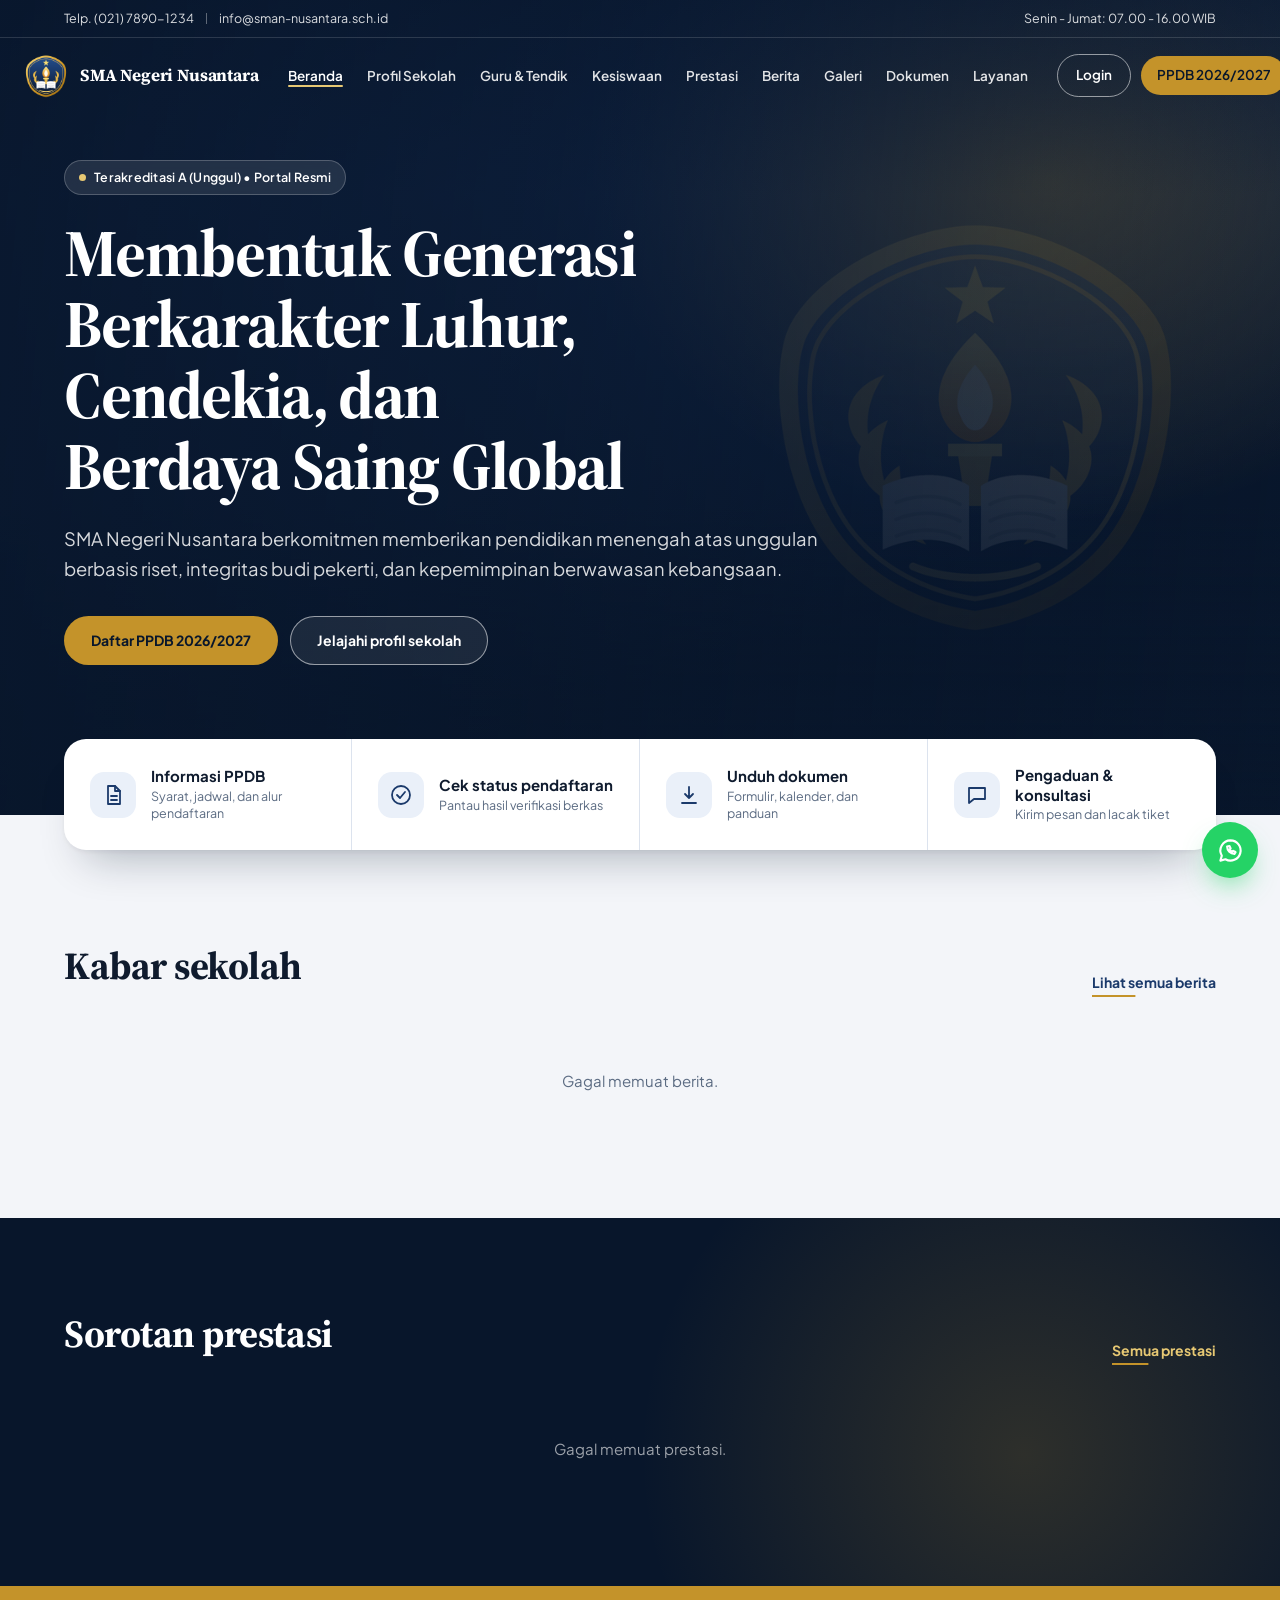
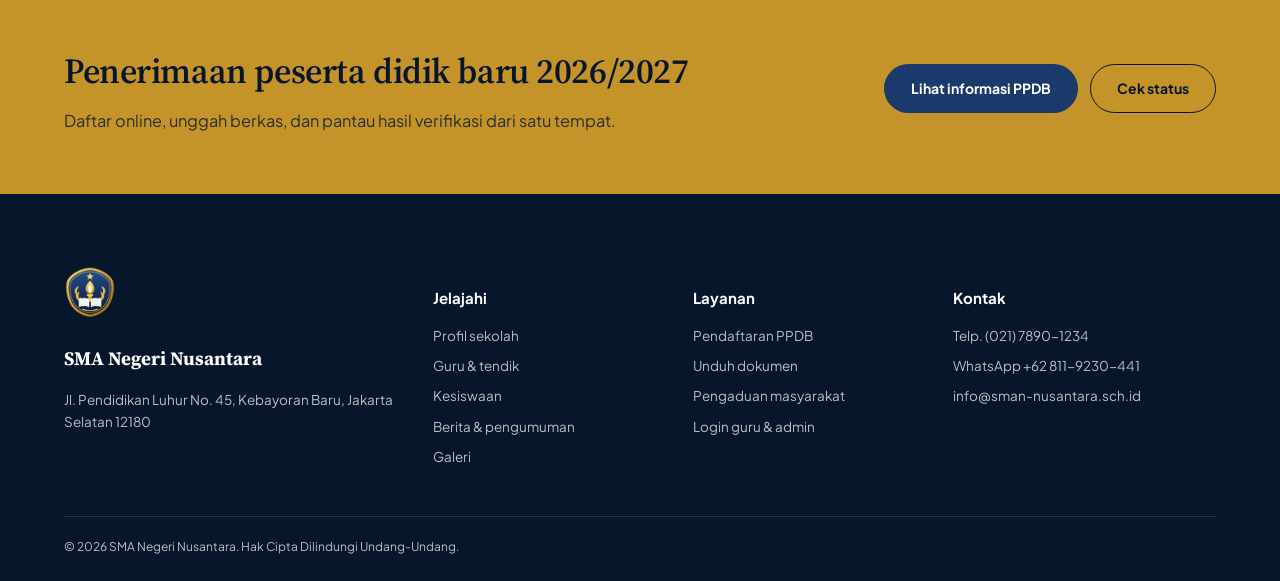
<file: index.html>
<!DOCTYPE html>
<html lang="id">
<head>
<meta charset="UTF-8">
<meta name="theme-color" content="#08162B">
<meta name="viewport" content="width=device-width, initial-scale=1.0">
  <meta name="description" content="Portal Resmi SMA Negeri Nusantara - Informasi Profil, PPDB Online 2026/2027, Kesiswaan, Berita, Prestasi, dan Layanan Pengaduan.">
  <meta property="og:type" content="website">
  <meta property="og:title" content="SMA Negeri Nusantara - Portal Resmi dan PPDB Online">
  <meta property="og:description" content="Portal Resmi SMA Negeri Nusantara - Informasi Profil, PPDB Online 2026/2027, Kesiswaan, Berita, Prestasi, dan Layanan Pengaduan.">
  <meta property="og:image" content="img/logo-mark.png?v=202611262310">
  <meta name="twitter:card" content="summary_large_image">
  <title>SMA Negeri Nusantara | Portal Resmi</title>
<link rel="preconnect" href="https://fonts.googleapis.com">
<link href="https://fonts.googleapis.com/css2?family=Source+Serif+4:opsz,wght@8..60,600;8..60,700&family=Plus+Jakarta+Sans:wght@400;500;600;700;800&display=swap" rel="stylesheet">
<link rel="icon" type="image/svg+xml" href="img/favicon.svg?v=202611262310">
<link rel="icon" type="image/png" sizes="32x32" href="img/favicon-32.png?v=202611262310">
<link rel="icon" type="image/x-icon" href="favicon.ico?v=202611262310">
<link rel="apple-touch-icon" sizes="180x180" href="img/favicon-180.png?v=202611262310">
<link rel="stylesheet" href="css/style.css?v=202611262310">
<link rel="stylesheet" href="css/theme.css?v=202611262310">
</head>
<body>

<header class="site-header">
  <div class="topbar">
    <div class="container">
      <span>Telp. <span id="topbar-phone">(021) 7890-1234</span><i class="sep"></i><span id="topbar-email">info@sman-nusantara.sch.id</span></span>
      <span id="topbar-hours">Senin - Jumat: 07.00 - 16.00 WIB</span>
    </div>
  </div>
  <nav class="site-nav" aria-label="Menu utama">
    <div class="container">
      <a class="brand" href="#/beranda" data-page="beranda"><img src="img/logo-mark.png?v=202611262310" alt="Lambang SMA Negeri Nusantara" width="44" height="44"><span id="navbar-brand-name">SMA Negeri Nusantara</span></a>
      <ul class="nav-links">
        <li><a href="#/beranda" data-page="beranda">Beranda</a></li>
        <li><a href="#/profil" data-page="profil">Profil Sekolah</a></li>
        <li><a href="#/guru" data-page="guru">Guru & Tendik</a></li>
        <li><a href="#/kesiswaan" data-page="kesiswaan">Kesiswaan</a></li>
        <li><a href="#/prestasi" data-page="prestasi">Prestasi</a></li>
        <li><a href="#/berita" data-page="berita">Berita</a></li>
        <li><a href="#/galeri" data-page="galeri">Galeri</a></li>
        <li><a href="#/dokumen" data-page="dokumen">Dokumen</a></li>
        <li><a href="#/layanan" data-page="layanan">Layanan</a></li>
      </ul>
      <div class="nav-actions">
        <a class="btn-login-nav" href="portal/index.html">Login</a>
        <a class="btn-ppdb-nav" href="#/ppdb" data-page="ppdb">PPDB 2026/2027</a>
      </div>
      <button id="hamburger" class="hamburger" type="button" aria-label="Buka menu">&#9776;</button>
    </div>
  </nav>
</header>

<main>

  <!-- ================= BERANDA ================= -->
  <section id="page-beranda" class="page active">
    <div class="hero">
      <div class="hero-photo" id="hero-photo" aria-hidden="true"></div>
      <div class="container hero-content">
        <div class="hero-copy">
          <div class="hero-badge rise" id="hero-badge" style="--d:.1s"><span class="badge-dot"></span> Terakreditasi A (Unggul) • Portal Resmi</div>
          <h1 id="hero-title">Membentuk Generasi Berkarakter Luhur, Cendekia, dan Berdaya Saing Global</h1>
          <p class="rise" id="hero-tagline" style="--d:.9s">SMA Negeri Nusantara berkomitmen memberikan pendidikan menengah atas unggulan berbasis riset, integritas budi pekerti, dan kepemimpinan berwawasan kebangsaan.</p>
          <div class="hero-actions rise" style="--d:1.05s">
            <a class="btn btn-accent" href="#/ppdb" data-page="ppdb">Daftar PPDB 2026/2027</a>
            <a class="btn btn-outline" href="#/profil" data-page="profil">Jelajahi profil sekolah</a>
          </div>
        </div>
      </div>
    </div>

    <div class="container quick rise" style="--d:1.25s">
      <div class="quick-grid">
        <a href="#/ppdb" data-page="ppdb"><svg viewBox="0 0 24 24" fill="none" stroke="currentColor" stroke-width="1.8" stroke-linecap="round" stroke-linejoin="round" aria-hidden="true"><path d="M7 3h7l5 5v13H7z"/><path d="M14 3v5h5M10 13h6M10 17h6"/></svg><span><b>Informasi PPDB</b><small>Syarat, jadwal, dan alur pendaftaran</small></span></a>
        <a href="#/ppdb-status" data-page="ppdb-status"><svg viewBox="0 0 24 24" fill="none" stroke="currentColor" stroke-width="1.8" stroke-linecap="round" stroke-linejoin="round" aria-hidden="true"><circle cx="12" cy="12" r="9"/><path d="m8 12 3 3 5-6"/></svg><span><b>Cek status pendaftaran</b><small>Pantau hasil verifikasi berkas</small></span></a>
        <a href="#/dokumen" data-page="dokumen"><svg viewBox="0 0 24 24" fill="none" stroke="currentColor" stroke-width="1.8" stroke-linecap="round" stroke-linejoin="round" aria-hidden="true"><path d="M12 4v11m0 0-4-4m4 4 4-4M5 20h14"/></svg><span><b>Unduh dokumen</b><small>Formulir, kalender, dan panduan</small></span></a>
        <a href="#/layanan" data-page="layanan"><svg viewBox="0 0 24 24" fill="none" stroke="currentColor" stroke-width="1.8" stroke-linecap="round" stroke-linejoin="round" aria-hidden="true"><path d="M4 5h16v11H9l-5 4z"/></svg><span><b>Pengaduan & konsultasi</b><small>Kirim pesan dan lacak tiket</small></span></a>
      </div>
    </div>

    <div class="section">
      <div class="container">
        <div class="sec-head"><h2>Kabar sekolah</h2><a class="link-more" href="#/berita" data-page="berita">Lihat semua berita</a></div>
        <div class="grid grid-3" id="beranda-berita"></div>
      </div>
    </div>

    <div class="section band-dark">
      <div class="container">
        <div class="sec-head"><h2>Sorotan prestasi</h2><a class="link-more" href="#/prestasi" data-page="prestasi">Semua prestasi</a></div>
        <div class="grid grid-4" id="beranda-prestasi"></div>
      </div>
    </div>

    <div class="cta">
      <div class="container cta-in">
        <div>
          <h2>Penerimaan peserta didik baru 2026/2027</h2>
          <p>Daftar online, unggah berkas, dan pantau hasil verifikasi dari satu tempat.</p>
        </div>
        <div class="cta-actions">
          <a class="btn btn-primary" href="#/ppdb" data-page="ppdb">Lihat informasi PPDB</a>
          <a class="btn btn-outline" href="#/ppdb-status" data-page="ppdb-status">Cek status</a>
        </div>
      </div>
    </div>
  </section>

  <!-- ================= PROFIL SEKOLAH ================= -->
  <section id="page-profil" class="page">
    <header class="page-banner"><div class="container"><h1>Profil Sekolah</h1><p>Sejarah, visi dan misi, struktur organisasi, serta fasilitas sekolah.</p></div></header>
    <div class="container section">
      <div class="tabs-layout">
        <div class="tab-sidebar" id="profil-tabs">
          <button class="active" data-tab="sejarah">Sejarah</button>
          <button data-tab="visimisi">Visi & Misi</button>
          <button data-tab="sambutan">Sambutan Kepala Sekolah</button>
          <button data-tab="struktur">Struktur Organisasi</button>
          <button data-tab="fasilitas">Fasilitas</button>
        </div>
        <div id="profil-content"></div>
      </div>
    </div>
  </section>

  <!-- ================= GURU & TENAGA KEPENDIDIKAN ================= -->
  <section id="page-guru" class="page">
    <header class="page-banner"><div class="container"><h1>Guru &amp; Tenaga Kependidikan</h1><p>Direktori pendidik dan tenaga kependidikan SMA Negeri Nusantara.</p></div></header>
    <div class="container section">
      <div class="grid grid-4" id="guru-grid" style="margin-top:24px"></div>
    </div>
  </section>

  <!-- ================= KESISWAAN ================= -->
  <section id="page-kesiswaan" class="page">
    <header class="page-banner"><div class="container"><h1>Kesiswaan</h1><p>Kegiatan siswa dan direktori alumni.</p></div></header>
    <div class="container section">
      <div class="tabs-layout">
        <div class="tab-sidebar" id="kesiswaan-tabs">
          <button class="active" data-tab="kegiatan">Kegiatan Siswa</button>
          <button data-tab="alumni">Direktori Alumni</button>
        </div>
        <div id="kesiswaan-content"></div>
      </div>
    </div>
  </section>

  <!-- ================= PRESTASI ================= -->
  <section id="page-prestasi" class="page">
    <header class="page-banner"><div class="container"><h1>Prestasi Peserta Didik</h1><p>Capaian akademik dan non-akademik peserta didik.</p></div></header>
    <div class="container section">
      <div class="grid grid-3" id="prestasi-grid" style="margin-top:24px"></div>
    </div>
  </section>

  <!-- ================= BERITA & INFORMASI ================= -->
  <section id="page-berita" class="page">
    <header class="page-banner page-banner--news">
      <div class="container news-banner-head">
        <div>
          <span class="news-kicker">Pusat Publikasi &amp; Humas Resmi</span>
          <h1>Warta, Berita &amp; Pengumuman</h1>
          <p>Informasi resmi kegiatan akademik, capaian sivitas, pengumuman sekolah, agenda kegiatan, serta artikel pendidikan SMA Negeri Nusantara.</p>
        </div>
        <div class="news-banner-meta" id="berita-edition-meta"></div>
      </div>
    </header>
    <div class="container section newsroom-wrap">
      <div class="newsroom-bar" id="berita-filter-wrap">
        <div class="newsroom-cats" id="berita-tabs" role="tablist" aria-label="Kategori informasi resmi">
          <button type="button" class="active" role="tab" aria-selected="true" data-tab="semua">Semua Informasi</button>
          <button type="button" role="tab" aria-selected="false" data-tab="berita">Berita Sekolah</button>
          <button type="button" role="tab" aria-selected="false" data-tab="pengumuman">Pengumuman Resmi</button>
          <button type="button" role="tab" aria-selected="false" data-tab="agenda">Agenda Sekolah</button>
          <button type="button" role="tab" aria-selected="false" data-tab="artikel">Artikel &amp; Opini</button>
        </div>
      </div>
      <div class="newsroom-layout">
        <div class="newsroom-main" id="berita-content"></div>
        <aside class="newsroom-sidebar" id="berita-sidebar" aria-label="Pencarian arsip dan sorotan informasi"></aside>
      </div>
    </div>
  </section>

  <!-- ================= GALERI ================= -->
  <section id="page-galeri" class="page">
    <header class="page-banner"><div class="container"><h1>Galeri Sekolah</h1><p>Foto dan video kegiatan sekolah.</p></div></header>
    <div class="container section">
      <div id="galeri-toggle" style="margin-bottom:20px">
        <button class="btn btn-outline active" data-tipe="foto" onclick="renderGaleri('foto')">Foto</button>
        <button class="btn btn-outline" data-tipe="video" onclick="renderGaleri('video')">Video</button>
      </div>
      <div id="galeri-grid"></div>
    </div>
  </section>

  <!-- ================= PPDB : INFORMASI ================= -->
  <section id="page-ppdb" class="page">
    <header class="page-banner page-banner--ppdb"><div class="container" id="ppdb-banner"><div class="loading" style="color:#fff">Memuat status PPDB...</div></div></header>
    <div class="container section">
      <div class="tabs-layout">
        <div class="tab-sidebar" id="ppdb-tabs">
          <button class="active" data-tab="info">Informasi Umum</button>
          <button data-tab="persyaratan">Persyaratan</button>
          <button data-tab="jadwal">Jadwal</button>
          <button data-tab="alur">Alur Pendaftaran</button>
        </div>
        <div id="ppdb-content"></div>
      </div>
    </div>
  </section>

  <!-- ================= PPDB : FORM PENDAFTARAN ================= -->
  <section id="page-ppdb-daftar" class="page">
    <header class="page-banner"><div class="container"><h1>Formulir Pendaftaran Online</h1><p>Isi data dalam tiga langkah. Siapkan berkas dalam format PDF atau JPG.</p></div></header>
    <div class="container section" id="ppdb-form-page">
      <div class="stepper" id="ppdb-stepper">
        <div class="step active"><div class="step-circle">1</div><span class="label">Data Siswa</span></div>
        <div class="step"><div class="step-circle">2</div><span class="label">Data Orang Tua</span></div>
        <div class="step"><div class="step-circle">3</div><span class="label">Upload Dokumen</span></div>
      </div>

      <!-- STEP 1 -->
      <div class="form-step active card" id="ppdb-step-1">
        <h3>Data Calon Siswa</h3>
        <div class="field"><label class="required">Nama Lengkap</label><input required name="namaSiswa"></div>
        <div class="form-row">
          <div class="field"><label class="required">Tempat Lahir</label><input required name="tempatLahir" placeholder="Jakarta"></div>
          <div class="field"><label class="required">Tanggal Lahir</label><input required name="tanggalLahir" type="date"></div>
          </div>
        <div class="field"><label class="required">Nomor HP / WhatsApp</label><input required name="noHp" type="tel"></div>
        <div class="field"><label class="required">Alamat Lengkap</label><textarea required name="alamat"></textarea></div>
        <button class="btn btn-primary" onclick="ppdbNext(1)">Lanjut →</button>
      </div>

      <!-- STEP 2 -->
      <div class="form-step card" id="ppdb-step-2">
        <h3>Data Orang Tua / Wali</h3>
        <div class="form-row">
          <div class="field"><label class="required">Nama Ayah</label><input required name="namaAyah"></div>
          <div class="field"><label class="required">Nama Ibu</label><input required name="namaIbu"></div>
        </div>
        <div class="form-row">
          <div class="field"><label class="required">Pekerjaan Orang Tua</label><input required name="pekerjaanOrtu"></div>
          <div class="field"><label class="required">No. HP Orang Tua</label><input required name="noHpOrtu" type="tel"></div>
        </div>
        <button class="btn btn-outline" onclick="ppdbGoStep(1)">← Kembali</button>
        <button class="btn btn-primary" onclick="ppdbNext(2)">Lanjut →</button>
      </div>

      <!-- STEP 3 -->
      <div class="form-step card" id="ppdb-step-3">
        <h3>Upload Dokumen Persyaratan</h3>
        <p class="muted">Format PDF/JPG, maksimal 2MB per berkas.</p>
        <div class="grid grid-2">
          <div class="field">
            <label class="required">Formulir / Bukti Pendaftaran</label>
            <div class="upload-box" id="f-dokumen-umum-box" onclick="document.getElementById('f-dokumen-umum').click()">
              <span class="upload-label">Klik untuk pilih berkas</span>
            </div>
            <input type="file" id="f-dokumen-umum" accept=".pdf,.jpg,.jpeg,.png" style="display:none">
          </div>
          <div class="field">
            <label class="required">KTP Orang Tua / Wali</label>
            <div class="upload-box" id="f-ktp-ortu-box" onclick="document.getElementById('f-ktp-ortu').click()">
              <span class="upload-label">Klik untuk pilih berkas</span>
            </div>
            <input type="file" id="f-ktp-ortu" accept=".pdf,.jpg,.jpeg,.png" style="display:none">
          </div>
          <div class="field">
            <label class="required">Kartu Keluarga (KK)</label>
            <div class="upload-box" id="f-kk-box" onclick="document.getElementById('f-kk').click()">
              <span class="upload-label">Klik untuk pilih berkas</span>
            </div>
            <input type="file" id="f-kk" accept=".pdf,.jpg,.jpeg,.png" style="display:none">
          </div>
          <div class="field">
            <label>Dokumen Pendukung Lain (opsional)</label>
            <div class="upload-box" id="f-dokumen-lain-box" onclick="document.getElementById('f-dokumen-lain').click()">
              <span class="upload-label">Klik untuk pilih berkas</span>
            </div>
            <input type="file" id="f-dokumen-lain" accept=".pdf,.jpg,.jpeg,.png" style="display:none">
          </div>
        </div>
        <div id="ppdb-submit-msg" style="margin-top:16px"></div>
        <div style="margin-top:16px">
          <button class="btn btn-outline" onclick="ppdbGoStep(2)">← Kembali</button>
          <button class="btn btn-primary" id="ppdb-submit-btn" onclick="ppdbSubmit(event)">Kirim Pendaftaran</button>
        </div>
      </div>
    </div>
  </section>

  <!-- ================= PPDB : CEK STATUS ================= -->
  <section id="page-ppdb-status" class="page">
    <header class="page-banner"><div class="container"><h1>Cek Status Pendaftaran</h1><p>Masukkan nomor registrasi dan tanggal lahir siswa.</p></div></header>
    <div class="container section" style="max-width:560px">
      <form class="card" onsubmit="ppdbCekStatus(event)">
        <div class="field"><label class="required">Nomor Registrasi</label><input required id="cek-no-reg" placeholder="REG-2026-00001"></div>
        <div class="field"><label class="required">Tanggal Lahir Siswa</label><input required id="cek-tgl-lahir" type="date"></div>
        <button class="btn btn-primary" type="submit" style="width:100%">Periksa Status</button>
      </form>
      <div id="cek-status-result" style="margin-top:20px"></div>
    </div>
  </section>

  <!-- ================= DOKUMEN ================= -->
  <section id="page-dokumen" class="page">
    <header class="page-banner"><div class="container"><h1>Pusat Unduh Dokumen</h1><p>Formulir, kalender akademik, panduan, dan dokumen sekolah.</p></div></header>
    <div class="container section">
      <div class="tabs-layout">
        <div class="tab-sidebar" id="dokumen-tabs">
          <button class="active" data-tab="formulir">Download Formulir</button>
          <button data-tab="kalender">Kalender Akademik</button>
          <button data-tab="panduan">Panduan</button>
          <button data-tab="regulasi">Dokumen Sekolah</button>
        </div>
        <div id="dokumen-content"></div>
      </div>
    </div>
  </section>

  <!-- ================= LAYANAN ================= -->
  <section id="page-layanan" class="page">
    <header class="page-banner"><div class="container"><h1>Layanan Publik &amp; Pengaduan</h1><p>Sampaikan pengaduan atau konsultasi, lalu pantau status tiketnya.</p></div></header>
    <div class="container section">
      <div class="grid grid-2" style="align-items:start">
        <div class="card">
          <h3>Kirim Pengaduan / Konsultasi</h3>
          <form id="form-pengaduan">
            <div class="field"><label class="required">Jenis Layanan</label>
              <select required name="jenis">
                <option value="Pengaduan">Pengaduan</option>
                <option value="Konsultasi">Konsultasi</option>
                <option value="Administrasi">Administrasi</option>
              </select>
            </div>
            <div class="field"><label class="required">Nama Lengkap</label><input required name="nama"></div>
            <div class="form-row">
              <div class="field"><label class="required">No. WhatsApp</label><input required name="kontak"></div>
              <div class="field"><label>Email</label><input name="email" type="email"></div>
            </div>
            <div class="field"><label class="required">Isi Pesan</label><textarea required name="pesan"></textarea></div>
            <div class="field"><label>Lampiran (opsional)</label><input type="file" id="f-lampiran-pengaduan" accept=".pdf,.jpg,.png"></div>
            <div class="field"><label style="display:flex;align-items:center;gap:8px"><input type="checkbox" name="anonim" style="width:auto;height:auto"> Kirim sebagai anonim</label></div>
            <div id="pengaduan-msg"></div>
            <button class="btn btn-primary" type="submit">Kirim</button>
          </form>
        </div>
        <div>
          <div class="card" style="margin-bottom:20px">
            <h3>Lacak Status Tiket</h3>
            <form id="form-cek-tiket">
              <div class="field"><input required id="input-no-tiket" placeholder="TKT-2026-0001"></div>
              <button class="btn btn-outline" type="submit" style="width:100%">Lacak Status</button>
            </form>
            <div id="tiket-result" style="margin-top:14px"></div>
          </div>
          <div class="card" id="layanan-kontak-card">
            <h3>Kontak & Jam Operasional</h3>
            <p id="layanan-alamat">Jl. Pendidikan Luhur No. 45, Kebayoran Baru, Jakarta Selatan</p>
            <p>Telp. <span id="layanan-phone">(021) 7890-1234</span> &nbsp; | &nbsp; WA: <span id="layanan-wa">+62 811-9230-441</span></p>
            <p id="layanan-hours">Senin - Jumat, 08.00 - 15.30 WIB</p>
          </div>
        </div>
      </div>
    </div>
  </section>

</main>

<footer class="site-footer">
  <div class="container">
    <div class="footer-grid">
      <div class="footer-brand">
        <img src="img/logo-mark.png?v=202611262310" alt="" width="52" height="52">
        <h4 id="footer-school-name">SMA Negeri Nusantara</h4>
        <p id="footer-address">Jl. Pendidikan Luhur No. 45, Kebayoran Baru, Jakarta Selatan 12180</p>
      </div>
      <div>
        <h4>Jelajahi</h4>
        <p><a href="#/profil" data-page="profil">Profil sekolah</a></p>
        <p><a href="#/guru" data-page="guru">Guru & tendik</a></p>
        <p><a href="#/kesiswaan" data-page="kesiswaan">Kesiswaan</a></p>
        <p><a href="#/berita" data-page="berita">Berita & pengumuman</a></p>
        <p><a href="#/galeri" data-page="galeri">Galeri</a></p>
      </div>
      <div>
        <h4>Layanan</h4>
        <p><a href="#/ppdb" data-page="ppdb">Pendaftaran PPDB</a></p>
        <p><a href="#/dokumen" data-page="dokumen">Unduh dokumen</a></p>
        <p><a href="#/layanan" data-page="layanan">Pengaduan masyarakat</a></p>
        <p><a href="portal/index.html">Login guru & admin</a></p>
      </div>
      <div>
        <h4>Kontak</h4>
        <p>Telp. <span id="footer-phone">(021) 7890-1234</span></p>
        <p>WhatsApp <span id="footer-wa">+62 811-9230-441</span></p>
        <p><span id="footer-email">info@sman-nusantara.sch.id</span></p>
      </div>
    </div>
    <div class="footer-bottom" id="footer-copyright">© 2026 SMA Negeri Nusantara. Hak Cipta Dilindungi Undang-Undang.</div>
  </div>
</footer>

<!-- Modal detail konten (Berita, Pengumuman, Artikel, Prestasi) -->
<div class="modal-overlay" id="detail-overlay">
  <div class="modal-box" id="detail-box"></div>
</div>

<!-- Modal Pemutar Video Galeri (Langsung putar di web tanpa buka Google Drive) -->
<div class="modal-overlay" id="video-overlay" onclick="closeVideoModal(event)">
  <div class="modal-box" id="video-box" style="max-width:860px;padding:16px 20px;background:#0F172A;color:#fff;border-radius:12px;box-shadow:0 20px 40px rgba(0,0,0,0.5)">
    <div style="display:flex;justify-content:space-between;align-items:center;margin-bottom:12px">
      <h3 id="video-modal-title" style="margin:0;font-size:16px;color:#fff;font-weight:600;white-space:nowrap;overflow:hidden;text-overflow:ellipsis">Pemutar Video</h3>
      <button onclick="closeVideoModal()" type="button" aria-label="Tutup" style="background:transparent;border:none;color:#94a3b8;font-size:26px;cursor:pointer;line-height:1;padding:0 8px;margin-left:12px">&times;</button>
    </div>
    <div id="video-modal-player" style="position:relative;width:100%;padding-bottom:56.25%;height:0;overflow:hidden;border-radius:8px;background:#000"></div>
  </div>
</div>

<script src="js/config.js?v=202611262310"></script>
<script src="js/api.js?v=202611262310"></script>
<script src="js/app.js?v=202611262310"></script>
<script src="js/motion.js?v=202611262310"></script>
</body>
</html>
</file>
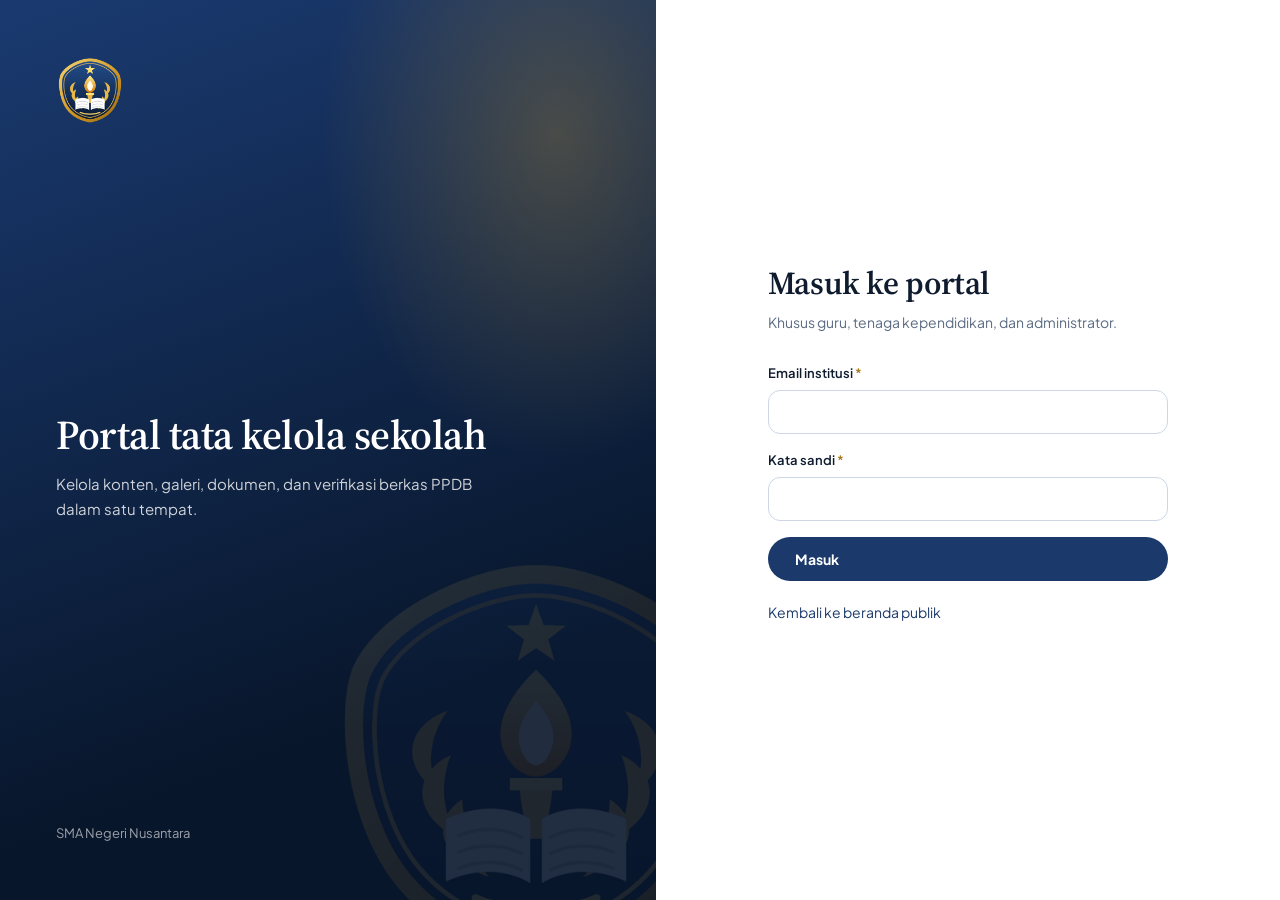
<file: portal/index.html>
<!DOCTYPE html>
<html lang="id">
<head>
<meta charset="UTF-8">
<meta name="theme-color" content="#08162B">
<meta name="viewport" content="width=device-width, initial-scale=1.0">
<meta name="robots" content="noindex,nofollow">
<title>Portal Guru &amp; Admin | SMA Negeri Nusantara</title>
<link href="https://fonts.googleapis.com/css2?family=Source+Serif+4:opsz,wght@8..60,600;8..60,700&family=Plus+Jakarta+Sans:wght@400;500;600;700;800&display=swap" rel="stylesheet">
<link rel="icon" type="image/svg+xml" href="../img/favicon.svg?v=202611262310">
<link rel="icon" type="image/png" sizes="32x32" href="../img/favicon-32.png?v=202611262310">
<link rel="icon" type="image/x-icon" href="../favicon.ico?v=202611262310">
<link rel="apple-touch-icon" sizes="180x180" href="../img/favicon-180.png?v=202611262310">
<link rel="stylesheet" href="../css/style.css?v=202611262310">
<link rel="stylesheet" href="../css/theme.css?v=202611262310">
</head>
<body>

<!-- ================= LOGIN ================= -->
<div id="login-screen" class="login-shell">
  <aside class="login-brand">
    <img class="lb-logo" src="../img/logo-mark.png?v=202611262310" alt="Lambang SMA Negeri Nusantara" width="68" height="68">
    <div>
      <h2>Portal tata kelola sekolah</h2>
      <p>Kelola konten, galeri, dokumen, dan verifikasi berkas PPDB dalam satu tempat.</p>
    </div>
    <span class="lb-foot">SMA Negeri Nusantara</span>
  </aside>
  <div class="login-pane">
    <div class="login-card">
      <h1>Masuk ke portal</h1>
      <p class="muted" style="margin-bottom:28px">Khusus guru, tenaga kependidikan, dan administrator.</p>
      <form id="login-form">
        <div class="field"><label class="required">Email institusi</label><input type="email" id="login-email" required autocomplete="username"></div>
        <div class="field"><label class="required">Kata sandi</label><input type="password" id="login-password" required autocomplete="current-password"></div>
        <div id="login-msg"></div>
        <button class="btn btn-primary" type="submit" id="login-btn" style="width:100%">Masuk</button>
      </form>
      <p class="muted text-center" style="margin-top:20px"><a href="../index.html">Kembali ke beranda publik</a></p>
    </div>
  </div>
</div>

<!-- ================= DASHBOARD ================= -->
<div id="dashboard-screen" class="portal-layout hidden">
  <aside class="portal-sidebar">
    <div class="brand-side">
      <img src="../img/logo-mark.png?v=202611262310" alt="Lambang SMA Negeri Nusantara" width="36" height="36">
      <div><span class="brand-side-title">SMA Negeri Nusantara</span><span class="brand-side-sub">Tata Kelola Terpadu</span></div>
    </div>

    <div class="portal-nav-label">Menu Utama</div>
    <button class="portal-nav-item" data-nav="dashboard">Dashboard</button>
    <button class="portal-nav-item" data-nav="konten">Konten Saya</button>
    <button class="portal-nav-item" data-nav="galeri" data-hak="Galeri">Galeri Sekolah</button>
    <button class="portal-nav-item" data-nav="verifikasi" data-hak="PPDB">Verifikasi PPDB</button>

    <div class="portal-nav-label" data-admin-only>Administrasi</div>
    <button class="portal-nav-item" data-nav="guru-publik" data-admin-only>Guru & Tendik (Direktori)</button>
    <button class="portal-nav-item" data-nav="akun" data-admin-only>Manajemen Akun Login</button>
    <button class="portal-nav-item" data-nav="periode" data-admin-only>Periode PPDB</button>
    <button class="portal-nav-item" data-nav="dokumen" data-admin-only>Dokumen Publik</button>
    <button class="portal-nav-item" data-nav="alumni" data-admin-only>Moderasi Alumni</button>
    <button class="portal-nav-item" data-nav="pengaduan" data-admin-only>Layanan Pengaduan</button>
    <button class="portal-nav-item" data-nav="pengaturan" data-admin-only>⚙ Pengaturan Website</button>

    <div style="margin-top:24px;border-top:1px solid var(--navy);padding-top:12px">
      <button class="portal-nav-item" id="btn-logout">⎋ Keluar</button>
    </div>
  </aside>

  <div class="portal-main">
    <header class="portal-topbar">
      <span class="muted" id="topbar-date"></span>
      <span><strong id="topbar-name"></strong> <span class="badge badge-warning" id="topbar-role"></span></span>
    </header>

    <div class="portal-content">

      <!-- DASHBOARD -->
      <section class="portal-page" id="pp-dashboard">
        <div class="page-head"><h1 id="dash-title">Dashboard</h1></div>
        <div class="stat-grid" id="dash-stats"></div>
        <div id="dash-charts" class="grid grid-2"></div>
      </section>

      <!-- KONTEN -->
      <section class="portal-page" id="pp-konten">
        <div class="page-head">
          <h1>Manajemen Konten</h1>
          <button class="btn btn-primary" onclick="openKontenModal()">+ Tambah Konten</button>
        </div>
        <div id="konten-list"></div>
      </section>

      <!-- GALERI -->
      <section class="portal-page" id="pp-galeri">
        <div class="page-head"><h1>Manajemen Galeri</h1></div>
        <div class="card" style="margin-bottom:20px">
          <h3>Unggah Foto / Video</h3>
          <form id="galeri-form">
            <div class="form-row">
              <div class="field"><label class="required">Tipe</label>
                <select name="tipe" required><option value="foto">Foto</option><option value="video">Video</option></select></div>
              <div class="field"><label>Kategori</label><input name="kategori" placeholder="Akademik, Upacara, ..."></div>
            </div>
            <div class="field"><label class="required">Caption</label><input name="caption" required></div>
            <div class="field"><label class="required">Berkas Media (Foto maks. 5MB, Video maks. 30MB)</label><input type="file" id="galeri-file" accept="image/*,video/*" required></div>
            <div id="galeri-msg"></div>
            <button class="btn btn-primary" type="submit">Unggah ke Galeri</button>
          </form>
        </div>
        <div id="galeri-list"></div>
      </section>

      <!-- VERIFIKASI PPDB -->
      <section class="portal-page" id="pp-verifikasi">
        <div class="page-head">
          <h1>Verifikasi Berkas PPDB</h1>
          <button class="btn btn-outline" id="btn-export-ppdb" onclick="exportPPDBToCSV()">📥 Ekspor Data (CSV/Excel)</button>
        </div>
        <div class="split">
          <div>
            <input id="ppdb-search" placeholder="Cari nama / no. registrasi..." style="margin-bottom:10px">
            <div class="list-scroll" id="ppdb-list"></div>
          </div>
          <div id="ppdb-detail"><div class="card muted">Pilih pendaftar di sebelah kiri untuk memeriksa berkas.</div></div>
        </div>
      </section>

      <!-- MANAJEMEN AKUN (ADMIN) -->
      <section class="portal-page" id="pp-guru-publik">
        <div class="page-head">
          <h1>Direktori Guru & Tenaga Kependidikan</h1>
          <button class="btn btn-primary" onclick="openGuruPublikModal()">+ Tambah Data</button>
        </div>
        <p class="muted">Data ini yang tampil di halaman publik "Guru & Tendik" — berbeda dari akun login di bawah.</p>
        <div id="guru-publik-list"></div>
      </section>

      <section class="portal-page" id="pp-akun">
        <div class="page-head">
          <h1>Manajemen Akun Login (Guru & Admin)</h1>
          <button class="btn btn-primary" onclick="openGuruModal()">+ Tambah Akun</button>
        </div>
        <div id="guru-list"></div>
      </section>

      <!-- PERIODE PPDB (ADMIN) -->
      <section class="portal-page" id="pp-periode">
        <div class="page-head">
          <h1>Pengaturan Periode PPDB</h1>
          <button class="btn btn-primary" onclick="openPeriodeModal()">+ Periode Baru</button>
        </div>
        <p class="muted">Hanya satu periode dengan status <strong>Buka</strong> yang dipakai form pendaftaran publik. Pastikan periode lama sudah <strong>Tutup</strong>.</p>
        <div id="periode-list"></div>
      </section>

      <!-- DOKUMEN (ADMIN) -->
      <section class="portal-page" id="pp-dokumen">
        <div class="page-head"><h1>Dokumen Publik</h1></div>
        <div class="card" style="margin-bottom:20px">
          <h3>Unggah Dokumen Baru</h3>
          <form id="dokumen-form">
            <div class="form-row">
              <div class="field"><label class="required">Nama Dokumen</label><input name="namaDokumen" required></div>
              <div class="field"><label class="required">Kategori</label>
                <select name="kategori" required>
                  <option value="formulir">Formulir</option><option value="kalender">Kalender Akademik</option>
                  <option value="panduan">Panduan</option><option value="regulasi">Dokumen Sekolah</option>
                </select></div>
            </div>
            <div class="field"><label>Deskripsi</label><input name="deskripsi"></div>
            <div class="field"><label class="required">Berkas (PDF/DOCX/XLSX, ≤ 10MB)</label><input type="file" id="dokumen-file" required></div>
            <div id="dokumen-msg"></div>
            <button class="btn btn-primary" type="submit">Simpan & Publikasikan</button>
          </form>
        </div>
        <div id="dokumen-list"></div>
      </section>

      <!-- ALUMNI (ADMIN) -->
      <section class="portal-page" id="pp-alumni">
        <div class="page-head"><h1>Moderasi Data Alumni</h1></div>
        <div id="alumni-list"></div>
      </section>

      <!-- PENGADUAN (ADMIN) -->
      <section class="portal-page" id="pp-pengaduan">
        <div class="page-head"><h1>Layanan Pengaduan & Konsultasi</h1></div>
        <div class="split">
          <div class="list-scroll" id="pengaduan-list"></div>
          <div id="pengaduan-detail"><div class="card muted">Pilih tiket di sebelah kiri.</div></div>
        </div>
      </section>

      <!-- PENGATURAN WEBSITE (ADMIN) -->
      <section class="portal-page" id="pp-pengaturan">
        <div class="page-head">
          <h1>Pengaturan Identitas & Kontak Website</h1>
          <p class="muted">Ubah nama sekolah, kontak, nomor WhatsApp admin, alamat, dan konfigurasi website secara langsung tanpa mengubah source code.</p>
        </div>
        <div class="card" style="max-width:860px">
          <form id="pengaturan-form">
            <h3 style="margin-bottom:16px">Identitas Utama Sekolah</h3>
            <div class="form-row">
              <div class="field"><label class="required">Nama Resmi Sekolah</label><input name="namaSekolah" id="cfg-namaSekolah" required></div>
              <div class="field"><label>Status Akreditasi</label><input name="akreditasi" id="cfg-akreditasi" placeholder="Contoh: Terakreditasi A (Unggul)"></div>
            </div>
            <div class="field"><label>Slogan Singkat</label><input name="slogan" id="cfg-slogan" placeholder="Contoh: Integritas • Prestasi • Kinerja"></div>
            <div class="field"><label>Tagline / Visi di Banner Utama</label><textarea name="tagline" id="cfg-tagline" rows="2" placeholder="Teks visi atau moto di hero banner depan"></textarea></div>

            <hr style="margin:24px 0;border:0;border-top:1px solid var(--border)">
            <h3 style="margin-bottom:16px">Kontak & Alamat Sekolah</h3>
            <div class="form-row">
              <div class="field"><label class="required">Nomor WhatsApp Admin</label><input name="whatsapp" id="cfg-whatsapp" required placeholder="+62 811-xxxx-xxxx"></div>
              <div class="field"><label>Nomor Telepon Kantor</label><input name="telepon" id="cfg-telepon" placeholder="(021) 7890-1234"></div>
            </div>
            <div class="form-row">
              <div class="field"><label class="required">Email Resmi Sekolah</label><input name="email" id="cfg-email" type="email" required placeholder="info@sekolah.sch.id"></div>
              <div class="field"><label>Jam Operasional</label><input name="jamOperasional" id="cfg-jamOperasional" placeholder="Senin - Jumat: 07.00 - 16.00 WIB"></div>
            </div>
            <div class="field"><label class="required">Alamat Lengkap Sekolah</label><textarea name="alamat" id="cfg-alamat" rows="2" required placeholder="Jalan, kelurahan, kecamatan, kota, kode pos"></textarea></div>

            <hr style="margin:24px 0;border:0;border-top:1px solid var(--border)">
            <h3 style="margin-bottom:16px">Pimpinan Sekolah & Media Sosial</h3>
            <div class="form-row">
              <div class="field"><label>Nama Kepala Sekolah</label><input name="namaKepsek" id="cfg-namaKepsek"></div>
              <div class="field"><label>NIP Kepala Sekolah</label><input name="nipKepsek" id="cfg-nipKepsek"></div>
            </div>
            <div class="form-row">
              <div class="field"><label>Tautan Instagram Resmi</label><input name="instagram" id="cfg-instagram" placeholder="https://instagram.com/..."></div>
              <div class="field"><label>Tautan YouTube Resmi</label><input name="youtube" id="cfg-youtube" placeholder="https://youtube.com/..."></div>
            </div>

            <div id="pengaturan-msg"></div>
            <div style="margin-top:20px">
              <button class="btn btn-primary" type="submit" id="btn-save-pengaturan" style="padding:10px 24px;font-size:15px">💾 Simpan Semua Pengaturan</button>
            </div>
          </form>
        </div>
      </section>

    </div>
  </div>
</div>

<!-- MODAL GENERIK -->
<div class="modal-overlay" id="modal-overlay">
  <div class="modal-box" id="modal-box"></div>
</div>

<script src="../js/config.js?v=202611261200"></script>
<script src="../js/api.js?v=202611261200"></script>
<script src="js/portal.js?v=202611261200"></script>
</body>
</html>
</file>
<file: css/style.css>
/* ============================================================
   SMA NEGERI NUSANTARA — STYLE (Formal Academic Elegance)
   ============================================================ */
:root {
  --navy: #1E3A8A;
  --navy-dark: #0F172A;
  --gold: #D97706;
  --gold-hover: #B45309;
  --surface: #F8FAFC;
  --white: #FFFFFF;
  --charcoal: #0F172A;
  --slate: #64748B;
  --border: #E2E8F0;
  --border-focus: #3B82F6;
  --success-bg: #DCFCE7; --success-text: #15803D;
  --warning-bg: #FEF3C7; --warning-text: #B45309;
  --danger-bg: #FEE2E2; --danger-text: #B91C1C;
  --radius-card: 14px;
  --radius-btn: 8px;
  --radius-pill: 9999px;
  --shadow-sm: 0 1px 2px 0 rgba(15, 23, 42, 0.05);
  --shadow-1: 0 4px 6px -1px rgba(15, 23, 42, 0.06), 0 2px 4px -2px rgba(15, 23, 42, 0.04);
  --shadow-2: 0 10px 20px -3px rgba(15, 23, 42, 0.08), 0 4px 6px -4px rgba(15, 23, 42, 0.03);
  --shadow-hover: 0 16px 24px -4px rgba(15, 23, 42, 0.10), 0 6px 8px -4px rgba(15, 23, 42, 0.04);
  --font-serif: 'Source Serif 4', Georgia, serif;
  --font-sans: 'Inter', -apple-system, BlinkMacSystemFont, 'Segoe UI', Roboto, sans-serif;
}

* { box-sizing: border-box; }
body {
  margin: 0; font-family: var(--font-sans); color: var(--charcoal);
  background: var(--surface); line-height: 1.6;
}
h1, h2, h3, .serif { font-family: var(--font-serif); font-weight: 600; color: var(--charcoal); margin: 0 0 12px; }
h1 { font-size: 32px; line-height: 1.25; }
h2 { font-size: 24px; }
h3 { font-size: 20px; }
a { color: var(--navy); text-decoration: none; }
p { margin: 0 0 12px; color: var(--charcoal); }
img { max-width: 100%; display: block; }

.container { max-width: 1200px; margin: 0 auto; padding: 0 24px; }
.muted { color: var(--slate); font-size: 14px; }
.gold-rule { width: 56px; height: 3px; background: var(--gold); border: none; margin: 0 0 16px; }

/* ---- Top utility bar + Navbar ---- */
.topbar {
  background: var(--navy-dark); color: rgba(255,255,255,0.85); font-size: 13px;
  padding: 6px 0;
}
.topbar .container { display: flex; justify-content: space-between; flex-wrap: wrap; gap: 8px; }
.navbar {
  background: var(--white); border-bottom: 1px solid var(--border);
  position: sticky; top: 0; z-index: 50;
}
.navbar .container { display: flex; align-items: center; justify-content: space-between; padding: 14px 24px; gap: 16px; }
.brand { display: flex; align-items: center; gap: 10px; font-family: var(--font-serif); font-weight: 700; color: var(--navy); font-size: 18px; }
.brand img { height: 40px; }
.nav-links { display: flex; gap: 20px; list-style: none; margin: 0; padding: 0; flex-wrap: wrap; }
.nav-links a {
  color: var(--charcoal); font-weight: 500; font-size: 14px; padding: 6px 2px;
  border-bottom: 2px solid transparent; cursor: pointer;
}
.nav-links a.active, .nav-links a:hover { color: var(--navy); border-bottom-color: var(--gold); }
.btn-ppdb-nav {
  background: var(--navy); color: var(--white) !important; padding: 8px 16px !important;
  border-radius: var(--radius-btn); border-bottom: none !important;
}
.hamburger { display: none; background: none; border: none; font-size: 24px; cursor: pointer; color: var(--navy); }

/* ---- Buttons ---- */
.btn {
  display: inline-flex; align-items: center; gap: 8px; padding: 11px 22px; border-radius: var(--radius-btn);
  font-weight: 600; font-size: 14px; cursor: pointer; border: 1px solid transparent; font-family: var(--font-sans);
}
.btn-primary { background: var(--navy); color: var(--white); }
.btn-primary:hover { background: var(--navy-dark); }
.btn-accent { background: var(--gold); color: var(--white); }
.btn-accent:hover { filter: brightness(0.92); }
.btn-outline { background: var(--white); color: var(--navy); border-color: var(--navy); }
.btn-outline:hover { background: var(--surface); }
.btn:disabled { background: var(--border); color: #94A3B8; cursor: not-allowed; }

/* ---- Hero ---- */
.hero { background: var(--white); padding: 64px 0; }
.hero-grid { display: grid; grid-template-columns: 1.1fr 0.9fr; gap: 48px; align-items: center; }
.eyebrow { text-transform: uppercase; letter-spacing: 0.08em; font-size: 12px; color: var(--gold); font-weight: 700; margin-bottom: 10px; }
.hero h1 { font-size: 40px; }
.hero-actions { display: flex; gap: 12px; margin-top: 20px; flex-wrap: wrap; }
.hero-photo { border-radius: var(--radius-card); overflow: hidden; box-shadow: var(--shadow-2); aspect-ratio: 4/3; background: linear-gradient(160deg,var(--navy),var(--navy-dark)); }

/* ---- Cards / grids ---- */
.section { padding: 56px 0; }
.section-header { margin-bottom: 32px; }
.grid { display: grid; gap: 20px; }
.grid-4 { grid-template-columns: repeat(4, 1fr); }
.grid-3 { grid-template-columns: repeat(3, 1fr); }
.grid-2 { grid-template-columns: repeat(2, 1fr); }
.card {
  background: var(--white); border: 1px solid var(--border); border-radius: var(--radius-card);
  padding: 20px; box-shadow: var(--shadow-1);
}
.stat-card h3 { font-size: 28px; margin: 4px 0; }
.stat-card .muted { text-transform: uppercase; font-size: 11px; letter-spacing: 0.05em; }

.news-card img, .thumb { width: 100%; aspect-ratio: 16/9; object-fit: cover; border-radius: var(--radius-btn); background: var(--surface); }
.pill { display: inline-block; padding: 3px 10px; border-radius: 4px; font-size: 11px; font-weight: 700; text-transform: uppercase; letter-spacing: 0.04em; background: var(--navy); color: var(--white); }
.badge-success { background: var(--success-bg); color: var(--success-text); }
.badge-warning { background: var(--warning-bg); color: var(--warning-text); }
.badge-danger { background: var(--danger-bg); color: var(--danger-text); }
.badge { padding: 4px 10px; border-radius: 4px; font-size: 11px; font-weight: 700; text-transform: uppercase; }

/* ---- Tabs (Profil Sekolah, Kesiswaan, Berita) ---- */
.tabs-layout { display: grid; grid-template-columns: 240px 1fr; gap: 32px; align-items: start; }
.tab-sidebar { display: flex; flex-direction: column; gap: 4px; background: var(--white); border: 1px solid var(--border); border-radius: var(--radius-card); padding: 8px; position: sticky; top: 90px; }
.tab-sidebar button {
  text-align: left; background: none; border: none; padding: 10px 14px; border-radius: 6px; cursor: pointer;
  font-size: 14px; color: var(--charcoal); border-left: 3px solid transparent; font-family: var(--font-sans);
}
.tab-sidebar button.active { background: #EEF2F7; color: var(--navy); font-weight: 600; border-left-color: var(--navy); }

/* ---- Forms ---- */
label { display: block; font-size: 13px; font-weight: 600; margin-bottom: 6px; color: var(--charcoal); }
input, select, textarea {
  width: 100%; height: 44px; padding: 0 14px; border: 1px solid #CBD5E1; border-radius: var(--radius-btn);
  font-family: var(--font-sans); font-size: 14px; background: var(--white); color: var(--charcoal);
}
textarea { height: auto; padding: 12px 14px; min-height: 110px; resize: vertical; }
input:focus, select:focus, textarea:focus { outline: none; border-color: var(--navy); box-shadow: 0 0 0 3px rgba(30,58,95,0.12); }
.field { margin-bottom: 16px; }
.form-row { display: grid; grid-template-columns: 1fr 1fr; gap: 16px; }
.required::after { content: " *"; color: var(--gold); }
.upload-box {
  border: 1.5px dashed #CBD5E1; border-radius: var(--radius-card); padding: 20px; text-align: center;
  background: var(--surface); cursor: pointer;
}
.upload-box.valid { border-color: var(--success-text); background: var(--success-bg); }
.form-msg { padding: 12px 16px; border-radius: var(--radius-btn); font-size: 14px; margin-bottom: 16px; }
.form-msg.error { background: var(--danger-bg); color: var(--danger-text); }
.form-msg.success { background: var(--success-bg); color: var(--success-text); }

.form-step { display: none; }
.form-step.active { display: block; }

/* ---- PPDB Stepper ---- */
.stepper { display: flex; justify-content: space-between; margin-bottom: 32px; position: relative; }
.stepper::before { content: ''; position: absolute; top: 16px; left: 5%; right: 5%; height: 2px; background: var(--border); z-index: 0; }
.step { display: flex; flex-direction: column; align-items: center; gap: 6px; z-index: 1; flex: 1; }
.step-circle { width: 32px; height: 32px; border-radius: 50%; background: var(--white); border: 2px solid var(--border); display: flex; align-items: center; justify-content: center; font-weight: 700; font-size: 13px; color: var(--slate); }
.step.done .step-circle { background: var(--navy); border-color: var(--navy); color: var(--white); }
.step.active .step-circle { border-color: var(--navy); color: var(--navy); }
.step span.label { font-size: 12px; text-align: center; color: var(--slate); }
.step.active span.label { color: var(--navy); font-weight: 600; }

/* ---- Footer ---- */
footer { background: var(--navy-dark); color: rgba(255,255,255,0.75); padding: 48px 0 20px; margin-top: 40px; }
footer h4 { color: var(--white); font-family: var(--font-sans); font-size: 14px; margin-bottom: 12px; }
footer a { color: rgba(255,255,255,0.75); font-size: 13px; }
.footer-grid { display: grid; grid-template-columns: repeat(4, 1fr); gap: 24px; margin-bottom: 24px; }
.footer-bottom { border-top: 1px solid rgba(255,255,255,0.15); padding-top: 16px; font-size: 12px; text-align: center; }

/* ---- Utility ---- */
.page { display: none; }
.page.active { display: block; }
.text-center { text-align: center; }
.hidden { display: none !important; }
.loading { text-align: center; padding: 40px; color: var(--slate); }
table { width: 100%; border-collapse: collapse; background: var(--white); border-radius: var(--radius-card); overflow: hidden; }
th { background: var(--surface); text-align: left; padding: 10px 16px; font-size: 11px; text-transform: uppercase; letter-spacing: 0.05em; color: var(--slate); border-bottom: 1px solid var(--border); }
td { padding: 12px 16px; border-bottom: 1px solid #F1F5F9; font-size: 14px; }

/* ---- Responsive ---- */
@media (max-width: 900px) {
  .hero-grid, .grid-4, .grid-3, .grid-2, .form-row, .footer-grid { grid-template-columns: 1fr; }
  .tabs-layout { grid-template-columns: 1fr; }
  .tab-sidebar { position: static; flex-direction: row; overflow-x: auto; }
  .nav-links { display: none; flex-direction: column; width: 100%; background: var(--white); position: absolute; top: 100%; left: 0; padding: 12px 24px; border-bottom: 1px solid var(--border); }
  .nav-links.open { display: flex; }
  .hamburger { display: block; }
}

/* ============================================================
   PORTAL GURU & ADMIN (Fase 2)
   ============================================================ */
.login-wrap { min-height: 100vh; display: flex; align-items: center; justify-content: center; background: linear-gradient(135deg, var(--navy-dark), var(--navy)); padding: 24px; }
.login-card { background: var(--white); border-radius: var(--radius-card); padding: 40px; width: 100%; max-width: 420px; box-shadow: var(--shadow-2); }
.login-card h1 { font-size: 24px; text-align: center; }

.portal-layout { display: grid; grid-template-columns: 240px 1fr; min-height: 100vh; }
.portal-sidebar { background: var(--navy-dark); color: #94A3B8; padding: 20px 12px; position: sticky; top: 0; height: 100vh; overflow-y: auto; }
.portal-sidebar .brand-side { color: var(--white); font-family: var(--font-serif); font-weight: 700; font-size: 15px; padding: 0 12px 16px; border-bottom: 1px solid var(--navy); margin-bottom: 12px; }
.portal-nav-label { font-size: 11px; font-weight: 700; letter-spacing: 0.06em; text-transform: uppercase; color: #64748B; padding: 12px 12px 6px; }
.portal-nav-item { display: block; width: 100%; text-align: left; background: none; border: none; color: #94A3B8; padding: 9px 12px; border-radius: 6px; font-size: 14px; cursor: pointer; font-family: var(--font-sans); margin-bottom: 2px; }
.portal-nav-item:hover { color: var(--white); }
.portal-nav-item.active { background: var(--navy); color: var(--white); box-shadow: inset 3px 0 0 var(--gold); }
.portal-main { min-width: 0; }
.portal-topbar { background: var(--white); border-bottom: 1px solid var(--border); padding: 12px 28px; display: flex; justify-content: space-between; align-items: center; position: sticky; top: 0; z-index: 20; }
.portal-content { padding: 28px; max-width: 1400px; }
.portal-page { display: none; }
.portal-page.active { display: block; }
.page-head { display: flex; justify-content: space-between; align-items: center; margin-bottom: 20px; gap: 12px; flex-wrap: wrap; }
.page-head h1 { font-size: 26px; margin: 0; }
.btn-sm { padding: 6px 12px; font-size: 12px; }
.btn-danger { background: var(--danger-text); color: var(--white); }
.stat-grid { display: grid; grid-template-columns: repeat(4, 1fr); gap: 16px; margin-bottom: 24px; }
.stat-grid .card { border-bottom: 3px solid var(--navy); }
.stat-grid h3 { font-size: 30px; margin: 4px 0 0; }

.chart-bars { display: flex; align-items: flex-end; gap: 10px; height: 170px; padding-top: 10px; }
.chart-bar { flex: 1; display: flex; flex-direction: column; align-items: center; justify-content: flex-end; height: 100%; font-size: 11px; color: var(--slate); }
.chart-bar .bar { width: 100%; background: var(--navy); border-radius: 4px 4px 0 0; min-height: 2px; }
.chart-bar .val { font-weight: 700; color: var(--charcoal); margin-bottom: 3px; }
.chart-bar .bar.gold { background: var(--gold); }

.split { display: grid; grid-template-columns: 360px 1fr; gap: 20px; align-items: start; }
.list-item { padding: 12px 14px; border: 1px solid var(--border); border-radius: 6px; margin-bottom: 8px; cursor: pointer; background: var(--white); }
.list-item:hover, .list-item.active { border-color: var(--navy); background: #EEF2F7; }
.list-scroll { max-height: 70vh; overflow-y: auto; }

.modal-overlay { position: fixed; inset: 0; background: rgba(18,38,65,0.45); display: none; align-items: center; justify-content: center; z-index: 100; padding: 20px; }
.modal-overlay.open { display: flex; }
.modal-box { background: var(--white); border-radius: var(--radius-card); padding: 28px; width: 100%; max-width: 620px; max-height: 90vh; overflow-y: auto; box-shadow: 0 12px 28px -4px rgba(18,38,65,0.16); }
.modal-actions { display: flex; gap: 10px; justify-content: flex-end; margin-top: 16px; }
.doc-links a { display: inline-block; margin: 0 8px 8px 0; }
.check-group { display: flex; gap: 16px; flex-wrap: wrap; }
.check-group label { display: flex; align-items: center; gap: 6px; font-weight: 500; }
.check-group input { width: auto; height: auto; }
.gallery-admin-item { position: relative; }

@media (max-width: 900px) {
  .portal-layout { grid-template-columns: 1fr; }
  .portal-sidebar { position: static; height: auto; display: flex; flex-wrap: wrap; gap: 4px; }
  .portal-nav-label { width: 100%; }
  .portal-nav-item { width: auto; }
  .stat-grid, .split { grid-template-columns: 1fr; }
}

/* ============================================================
   PERBAIKAN: Brand/logo, navbar (Login + PPDB berdampingan), sidebar portal
   ============================================================ */
.navbar .container { max-width: 1320px; }
.brand { white-space: nowrap; flex-shrink: 0; line-height: 1; }
.brand img { height: 38px; width: 38px; object-fit: contain; }
.nav-links { gap: 16px; flex-wrap: nowrap; }
.nav-links a { white-space: nowrap; }
.nav-actions { display: flex; align-items: center; gap: 10px; flex-shrink: 0; }
.nav-actions a { display: inline-block; white-space: nowrap; font-weight: 600; font-size: 14px; padding: 8px 16px; border-radius: var(--radius-btn); cursor: pointer; }
.btn-login-nav { color: var(--navy); border: 1px solid var(--navy); background: var(--white); }
.btn-login-nav:hover { background: var(--surface); }

.portal-sidebar .brand-side { display: flex; align-items: center; gap: 10px; padding: 0 8px 16px; }
.brand-side img { width: 36px; height: 36px; object-fit: contain; flex-shrink: 0; }
.brand-side-title { display: block; font-size: 14px; line-height: 1.25; }
.brand-side-sub { display: block; margin-top: 3px; font-family: var(--font-sans); font-size: 11px; font-weight: 400; letter-spacing: 0.04em; color: #94A3B8; }

/* Menu diciutkan menjadi hamburger lebih awal agar tidak turun baris di layar menengah */
@media (max-width: 1180px) {
  .nav-links { display: none; flex-direction: column; width: 100%; background: var(--white); position: absolute; top: 100%; left: 0; padding: 12px 24px; border-bottom: 1px solid var(--border); }
  .nav-links.open { display: flex; }
  .hamburger { display: block; }
  .nav-actions { margin-left: auto; }
}
@media (max-width: 700px) {
  .navbar .container { flex-wrap: wrap; }
  .hamburger { order: 2; margin-left: auto; }
  .nav-actions { order: 3; width: 100%; margin-left: 0; }
  .nav-actions a { flex: 1; text-align: center; }
}

/* ============================================================
   PERBAIKAN: kursor pointer di tautan navigasi tanpa href,
   dan tombol sekunder yang terbaca di atas latar gelap (banner PPDB)
   ============================================================ */
[data-page] { cursor: pointer; }

.btn-on-dark {
  background: transparent;
  color: #FFFFFF;
  border: 1px solid rgba(255,255,255,0.85);
}
.btn-on-dark:hover { background: rgba(255,255,255,0.12); }

/* ============================================================
   SLIDESHOW FOTO DI HERO BERANDA (sumber: menu Galeri portal)
   ============================================================ */
.hero-photo { position: relative; }
.hero-slide { position: absolute; inset: 0; width: 100%; height: 100%; object-fit: cover; opacity: 0; transition: opacity 1.1s ease; }
.hero-slide.active { opacity: 1; }

/* ============================================================
   EDITOR TEKS KAYA (Konten Saya) — toolbar Bold/Miring/Daftar
   ============================================================ */
.rich-toolbar { display: flex; gap: 4px; align-items: center; border: 1px solid #CBD5E1; border-bottom: none; border-radius: 6px 6px 0 0; padding: 6px; background: var(--surface); flex-wrap: wrap; }
.rich-toolbar button { background: var(--white); border: 1px solid var(--border); border-radius: 4px; min-width: 30px; height: 30px; padding: 0 8px; cursor: pointer; font-size: 12px; color: var(--charcoal); font-family: var(--font-sans); display: inline-flex; align-items: center; justify-content: center; }
.rich-toolbar button:hover { background: #EEF2F7; border-color: var(--navy); }
.rich-sep { width: 1px; height: 20px; background: var(--border); margin: 0 4px; }
.rich-editor {
  min-height: 180px; padding: 12px 14px; border: 1px solid #CBD5E1; border-radius: 0 0 6px 6px;
  background: var(--white); font-family: var(--font-sans); font-size: 14px; line-height: 1.6; overflow-y: auto;
}
.rich-editor:focus { outline: none; border-color: var(--navy); box-shadow: 0 0 0 3px rgba(30,58,95,0.12); }
.rich-editor ul, .rich-editor ol { padding-left: 22px; margin: 8px 0; }
.rich-editor blockquote { margin: 10px 0; padding: 8px 16px; border-left: 4px solid var(--navy); background: #F1F5F9; font-style: italic; }
.rich-editor p { margin: 0 0 10px; }

/* ============================================================
   KARTU GURU & TENDIK (publik) — foto proporsional persegi panjang
   ============================================================ */
.guru-card { text-align: center; padding: 16px; }
.guru-photo {
  width: 100%; aspect-ratio: 3 / 4; border-radius: 10px; overflow: hidden;
  margin-bottom: 14px; background: var(--surface); border: 1px solid var(--border);
}
.guru-photo img { width: 100%; height: 100%; object-fit: cover; display: block; }
.guru-photo-placeholder { width: 100%; height: 100%; display: flex; align-items: center; justify-content: center; font-size: 40px; color: var(--slate); }
.guru-name { font-size: 17px; font-weight: 700; margin: 0 0 4px; line-height: 1.3; color: var(--charcoal); }
.guru-meta { font-size: 12px; color: var(--slate); margin: 0 0 2px; }
.guru-jabatan { font-size: 13px; color: var(--navy); font-weight: 600; margin: 0 0 10px; line-height: 1.3; }


/* ============================================================
   ENHANCEMENTS: Elegan & Profesional UI/UX
   ============================================================ */
.navbar {
  backdrop-filter: blur(14px);
  -webkit-backdrop-filter: blur(14px);
  background: rgba(255, 255, 255, 0.94) !important;
  border-bottom: 1px solid rgba(226, 232, 240, 0.85) !important;
  box-shadow: 0 4px 16px -2px rgba(15, 23, 42, 0.04);
}
.hero {
  background: radial-gradient(ellipse at top right, rgba(217, 119, 6, 0.04) 0%, transparent 55%), radial-gradient(ellipse at bottom left, rgba(30, 58, 138, 0.04) 0%, transparent 55%), var(--white);
  padding: 68px 0;
}
.hero-badge {
  display: inline-flex;
  align-items: center;
  gap: 8px;
  background: rgba(217, 119, 6, 0.08);
  color: #B45309;
  font-size: 12.5px;
  font-weight: 600;
  letter-spacing: 0.02em;
  padding: 6px 14px;
  border-radius: var(--radius-pill);
  margin-bottom: 16px;
  border: 1px solid rgba(217, 119, 6, 0.2);
}
.badge-dot {
  width: 7px;
  height: 7px;
  background: #D97706;
  border-radius: 50%;
  display: inline-block;
}
.hero h1 {
  letter-spacing: -0.015em;
  line-height: 1.22;
}
.hero-photo {
  border-radius: 16px;
  box-shadow: var(--shadow-2);
  transition: box-shadow 0.25s ease;
}
.hero-photo:hover {
  box-shadow: var(--shadow-hover);
}
.card {
  transition: transform 0.2s ease, box-shadow 0.2s ease, border-color 0.2s ease;
}
.card:hover {
  transform: translateY(-2px);
  box-shadow: var(--shadow-2);
  border-color: #CBD5E1;
}
input, select, textarea {
  transition: border-color 0.15s ease, box-shadow 0.15s ease;
}
input:focus, select:focus, textarea:focus {
  border-color: var(--navy);
  box-shadow: 0 0 0 3px rgba(30, 58, 138, 0.12);
}
.modal-overlay {
  backdrop-filter: blur(6px);
  -webkit-backdrop-filter: blur(6px);
  background: rgba(15, 23, 42, 0.55) !important;
}
.modal-box {
  border-radius: 16px;
  box-shadow: var(--shadow-hover);
}
</file>
<file: css/theme.css>
/* ============================================================
   TEMA 2026 — SMA Negeri Nusantara
   Dimuat SETELAH style.css. Berisi token warna/tipografi baru,
   header transparan, hero berlatar video/foto, dan seluruh motion.
   style.css tetap utuh sehingga semua kelas lama (portal, form,
   modal, tabel) tetap bekerja.
   ============================================================ */
:root {
  --ink: #08162B;
  --navy: #1B3A6B;
  --navy-dark: #0A1A33;
  --gold: #C4932A;
  --gold-hover: #A87A1E;
  --gold-soft: #E7C873;
  --surface: #F3F5F9;
  --border: #DCE3EE;
  --slate: #5B6B82;
  --charcoal: #0F1B2E;
  --radius-card: 16px;
  --radius-btn: 12px;
  --shadow-1: 0 1px 2px rgba(8,22,43,.05), 0 10px 26px -14px rgba(8,22,43,.16);
  --shadow-2: 0 2px 4px rgba(8,22,43,.05), 0 28px 44px -22px rgba(8,22,43,.30);
  --font-serif: 'Source Serif 4', Georgia, serif;
  --font-sans: 'Plus Jakarta Sans', system-ui, -apple-system, 'Segoe UI', Roboto, sans-serif;
  --ease: cubic-bezier(.2,.7,.2,1);
}
body { font-size: 15px; line-height: 1.65; -webkit-font-smoothing: antialiased; }
h1, h2, h3 { letter-spacing: -.012em; }
p { color: #2A3A52; }
a { transition: color .2s; }
:focus-visible { outline: 2px solid var(--gold); outline-offset: 3px; }
::selection { background: var(--gold-soft); color: var(--ink); }

/* ---------- Tombol ---------- */
.btn { border-radius: 999px; padding: 12px 26px; font-weight: 700; transition: transform .25s var(--ease), background .2s, box-shadow .25s, color .2s, border-color .2s; }
.btn:hover { transform: translateY(-2px); }
.btn:active { transform: translateY(0); }
.btn-primary { background: var(--navy); }
.btn-primary:hover { background: var(--ink); box-shadow: 0 10px 22px -10px rgba(8,22,43,.6); }
.btn-accent { background: var(--gold); color: var(--ink); }
.btn-accent:hover { background: var(--gold-soft); filter: none; box-shadow: 0 12px 26px -10px rgba(196,147,42,.7); }
.btn-outline { border-color: rgba(27,58,107,.35); color: var(--navy); background: transparent; }
.btn-outline:hover { background: var(--navy); color: #fff; border-color: var(--navy); }
.btn-on-dark { border-color: rgba(255,255,255,.6); color: #fff; }
.btn-sm { padding: 7px 14px; }

/* ---------- Header: transparan di atas banner, solid saat digulir ---------- */
.site-header { position: fixed; inset: 0 0 auto 0; z-index: 60; transition: background .35s, box-shadow .35s; }
.site-header .topbar { background: transparent; border-bottom: 1px solid rgba(255,255,255,.14); color: rgba(255,255,255,.85); padding: 8px 0; font-size: 12.5px; max-height: 44px; overflow: hidden; transition: max-height .4s var(--ease), padding .4s var(--ease), opacity .3s; }
.topbar .sep { display: inline-block; width: 1px; height: 11px; background: rgba(255,255,255,.35); margin: 0 12px; vertical-align: -1px; }
.site-nav .container { max-width: 1320px; display: flex; align-items: center; justify-content: space-between; gap: 18px; padding: 16px 24px; transition: padding .35s var(--ease); }
.site-header.scrolled { background: rgba(255,255,255,.93); -webkit-backdrop-filter: saturate(1.5) blur(16px); backdrop-filter: saturate(1.5) blur(16px); box-shadow: 0 1px 0 var(--border), 0 14px 32px -20px rgba(8,22,43,.35); }
.site-header.scrolled .topbar { max-height: 0; padding: 0; opacity: 0; border: 0; }
.site-header.scrolled .site-nav .container { padding-top: 10px; padding-bottom: 10px; }

.brand { color: #fff; gap: 12px; font-size: 17px; letter-spacing: -.01em; transition: color .3s; }
.brand img { height: 44px; width: 44px; transition: height .35s var(--ease), width .35s var(--ease); }
.site-header.scrolled .brand { color: var(--navy); }
.site-header.scrolled .brand img { height: 38px; width: 38px; }

.nav-links { position: relative; gap: 2px; flex-wrap: nowrap; }
.nav-links a { color: rgba(255,255,255,.88); font-weight: 600; font-size: 13.5px; padding: 9px 11px; border: 0; border-radius: 8px; white-space: nowrap; }
.nav-links a:hover, .nav-links a.active { color: #fff; border: 0; }
.site-header.scrolled .nav-links a { color: var(--slate); }
.site-header.scrolled .nav-links a:hover, .site-header.scrolled .nav-links a.active { color: var(--navy); }
.nav-ink { position: absolute; left: 0; bottom: 1px; height: 2px; width: 0; border-radius: 2px; background: var(--gold-soft); pointer-events: none; transition: transform .5s var(--ease), width .5s var(--ease), background .3s; }
.site-header.scrolled .nav-ink { background: var(--gold); }

.nav-actions a { padding: 9px 18px; border-radius: 999px; font-size: 13.5px; transition: background .25s, color .25s, transform .25s var(--ease), border-color .25s; }
.nav-actions a:hover { transform: translateY(-1px); }
.btn-login-nav { background: transparent; color: #fff; border: 1px solid rgba(255,255,255,.55); }
.btn-login-nav:hover { background: rgba(255,255,255,.14); }
.btn-ppdb-nav { background: var(--gold); color: var(--ink) !important; }
.btn-ppdb-nav:hover { background: var(--gold-soft); }
.site-header.scrolled .btn-login-nav { color: var(--navy); border-color: rgba(27,58,107,.35); }
.site-header.scrolled .btn-login-nav:hover { background: var(--surface); }
.hamburger { color: #fff; font-size: 26px; border-radius: 8px; padding: 2px 8px; }
.site-header.scrolled .hamburger { color: var(--navy); }

/* ---------- Hero berlatar video / foto ---------- */
.hero { position: relative; display: flex; align-items: center; min-height: min(88svh, 820px); padding: 0; background: var(--ink); color: #fff; overflow: hidden; isolation: isolate; }
.hero-photo { position: absolute; inset: 0; z-index: -2; aspect-ratio: auto; border-radius: 0; box-shadow: none; overflow: hidden;
  background: radial-gradient(60% 70% at 82% 22%, rgba(196,147,42,.32), transparent 60%), linear-gradient(160deg, #1A3A70 0%, #08162B 72%); }
.hero-photo:hover { box-shadow: none; }
.hero-photo::after { content: ""; position: absolute; right: 7%; top: 50%; width: min(34vw, 430px); aspect-ratio: 1; transform: translateY(-46%); background: url(../img/logo-mark.png?v=202611262310) center / contain no-repeat; opacity: .14; animation: float 9s ease-in-out infinite alternate; }
.hero-photo.has-media::after { display: none; }
.hero::before { content: ""; position: absolute; inset: 0; z-index: -1;
  background: linear-gradient(95deg, rgba(8,22,43,.92) 0%, rgba(8,22,43,.7) 42%, rgba(8,22,43,.22) 100%), linear-gradient(0deg, rgba(8,22,43,.8), transparent 38%), linear-gradient(180deg, rgba(8,22,43,.6), transparent 24%); }
.hero-slide { transition: opacity 1.5s ease; transform: scale(1.12); }
.hero-slide.active { animation: kenburns 10s ease-out forwards; }
.hero-video { position: absolute; inset: 0; width: 100%; height: 100%; object-fit: cover; border: 0; opacity: 0; transition: opacity 1.4s ease; pointer-events: none; }
iframe.hero-video { inset: auto; top: 50%; left: 50%; width: max(100%, 177.78vh); height: max(100%, 56.25vw); transform: translate(-50%, -50%); }
.hero-video.ready { opacity: 1; }
.hero-content { width: 100%; padding-top: 160px; padding-bottom: 150px; }
.hero-copy { max-width: 780px; }
.hero h1 { color: #fff; font-size: clamp(2.3rem, 5.2vw, 4.3rem); font-weight: 700; line-height: 1.07; letter-spacing: -.025em; margin-bottom: 22px; text-wrap: balance; }
.hero p { color: rgba(255,255,255,.84); font-size: clamp(1rem, 1.5vw, 1.15rem); max-width: 60ch; margin-bottom: 0; }
.hero-badge { background: rgba(255,255,255,.1); color: #fff; border: 1px solid rgba(255,255,255,.22); -webkit-backdrop-filter: blur(8px); backdrop-filter: blur(8px); margin-bottom: 22px; }
.badge-dot { background: var(--gold-soft); box-shadow: 0 0 0 0 rgba(231,200,115,.6); animation: pulse 2.4s infinite; }
.hero-actions { margin-top: 32px; }
.hero .btn-outline { background: rgba(255,255,255,.08); color: #fff; border-color: rgba(255,255,255,.55); -webkit-backdrop-filter: blur(8px); backdrop-filter: blur(8px); }
.hero .btn-outline:hover { background: #fff; color: var(--ink); border-color: #fff; }

/* Animasi pembuka hero: satu rangkaian terorkestrasi */
.rise { animation: rise 1s var(--ease) both; animation-delay: var(--d, 0s); }
.hero h1 .w { display: inline-block; overflow: hidden; vertical-align: top; padding-bottom: .14em; margin-bottom: -.14em; }
.hero h1 .w > span { display: inline-block; transform: translateY(112%); animation: wordUp .95s var(--ease) forwards; animation-delay: calc(.25s + var(--i, 0) * .05s); }
@keyframes rise { from { opacity: 0; transform: translateY(30px); } }
@keyframes wordUp { to { transform: none; } }
@keyframes kenburns { from { transform: scale(1.12); } to { transform: scale(1); } }
@keyframes float { to { transform: translateY(-52%); } }
@keyframes pulse { 70% { box-shadow: 0 0 0 9px rgba(231,200,115,0); } 100% { box-shadow: 0 0 0 0 rgba(231,200,115,0); } }

/* ---------- Akses cepat (menumpuk di bawah hero) ---------- */
.quick { position: relative; z-index: 3; margin-top: -76px; }
.quick-grid { display: grid; grid-template-columns: repeat(4, 1fr); background: #fff; border-radius: 22px; box-shadow: var(--shadow-2); overflow: hidden; }
.quick a { position: relative; display: flex; align-items: center; gap: 15px; padding: 26px 26px; color: var(--charcoal); border-right: 1px solid var(--border); transition: background .3s; }
.quick a:last-child { border-right: 0; }
.quick a::after { content: ""; position: absolute; left: 0; right: 0; bottom: 0; height: 3px; background: var(--gold); transform: scaleX(0); transform-origin: left; transition: transform .5s var(--ease); }
.quick a:hover { background: #FAFBFD; }
.quick a:hover::after { transform: scaleX(1); }
.quick svg { flex: none; width: 46px; height: 46px; padding: 11px; border-radius: 14px; background: #EAF0F9; color: var(--navy); transition: background .3s, color .3s, transform .4s var(--ease); }
.quick a:hover svg { background: var(--navy); color: #fff; transform: rotate(-6deg) scale(1.05); }
.quick b { display: block; font-size: 15px; line-height: 1.3; }
.quick small { display: block; margin-top: 2px; color: var(--slate); font-size: 12.5px; line-height: 1.4; }

/* ---------- Seksi ---------- */
.section { padding: 84px 0; }
.container.section { padding-top: 60px; padding-bottom: 96px; }
.sec-head { display: flex; justify-content: space-between; align-items: flex-end; gap: 16px; margin-bottom: 32px; flex-wrap: wrap; }
.sec-head h2 { margin: 0; font-size: clamp(1.7rem, 3vw, 2.5rem); font-weight: 700; }
.link-more { font-weight: 700; font-size: 14px; color: var(--navy); position: relative; padding-bottom: 3px; }
.link-more::after { content: ""; position: absolute; left: 0; right: 0; bottom: 0; height: 2px; background: var(--gold); transform: scaleX(.35); transform-origin: left; transition: transform .4s var(--ease); }
.link-more:hover::after { transform: scaleX(1); }

.band-dark { position: relative; background: var(--ink); color: #fff; overflow: hidden; isolation: isolate; }
.band-dark::before { content: ""; position: absolute; z-index: -1; right: -10%; top: -40%; width: 60%; aspect-ratio: 1; background: radial-gradient(closest-side, rgba(196,147,42,.2), transparent); }
.band-dark h2, .band-dark h3 { color: #fff; }
.band-dark .muted { color: rgba(255,255,255,.62); }
.band-dark .link-more { color: var(--gold-soft); }
.band-dark .card { background: rgba(255,255,255,.05); border-color: rgba(255,255,255,.12); border-left: 3px solid var(--gold); box-shadow: none; }
.band-dark .card[onclick]:hover { background: rgba(255,255,255,.1); }

.cta { background: var(--gold); color: var(--ink); }
.cta-in { display: flex; align-items: center; justify-content: space-between; gap: 28px; padding-top: 56px; padding-bottom: 56px; flex-wrap: wrap; }
.cta h2 { color: var(--ink); font-size: clamp(1.5rem, 2.8vw, 2.2rem); margin: 0 0 8px; }
.cta p { color: rgba(8,22,43,.8); margin: 0; font-size: 1.02rem; }
.cta-actions { display: flex; gap: 12px; flex-wrap: wrap; }
.cta .btn-outline { border-color: var(--ink); color: var(--ink); }
.cta .btn-outline:hover { background: var(--ink); color: #fff; }

/* ---------- Banner halaman dalam ---------- */
.page-banner { position: relative; isolation: isolate; overflow: hidden; background: linear-gradient(160deg, #1A3A70 0%, #08162B 78%); color: #fff; padding: 176px 0 60px; }
.page-banner::before { content: ""; position: absolute; z-index: -1; right: 4%; top: 55%; width: 340px; aspect-ratio: 1; transform: translateY(-40%); background: url(../img/logo-mark.png?v=202611262310) center / contain no-repeat; opacity: .09; }
.page-banner::after { content: ""; position: absolute; left: 0; right: 0; bottom: 0; height: 3px; background: linear-gradient(90deg, var(--gold), transparent 55%); }
.page-banner h1 { color: #fff; font-size: clamp(2rem, 4.2vw, 3.1rem); margin: 0 0 10px; }
.page-banner p { color: rgba(255,255,255,.8); max-width: 62ch; margin: 0; font-size: 1.02rem; }
.page-banner h2 { color: #fff; font-size: clamp(1.7rem, 3vw, 2.4rem); }

/* ---------- Kartu ---------- */
.card { border-radius: var(--radius-card); border: 1px solid var(--border); padding: 24px; box-shadow: var(--shadow-1); transition: transform .35s var(--ease), box-shadow .35s var(--ease), border-color .3s, background .3s; }
.card:hover { transform: none; box-shadow: var(--shadow-1); border-color: var(--border); }
.news-card:hover, .card[onclick]:hover { transform: translateY(-5px); box-shadow: var(--shadow-2); border-color: #C9D4E4; }
.pill { border-radius: 999px; padding: 4px 12px; font-size: 11.5px; font-weight: 700; letter-spacing: .01em; text-transform: capitalize; background: #EAF0F9; color: var(--navy); }
.pill[style*="gold"] { color: var(--ink); }
.badge { border-radius: 999px; padding: 4px 12px; text-transform: none; font-size: 12px; letter-spacing: 0; }

.news-card { padding: 0; display: flex; flex-direction: column; overflow: hidden; }
.news-media { aspect-ratio: 16 / 10; overflow: hidden; background: var(--surface); }
.news-media img { width: 100%; height: 100%; aspect-ratio: auto; object-fit: cover; border-radius: 0; transition: transform .8s var(--ease); }
.news-card:hover .news-media img { transform: scale(1.06); }
.news-card > *:not(.news-media) { margin-left: 24px; margin-right: 24px; }
.news-card > .pill { align-self: flex-start; margin-top: 20px !important; }
.news-card > h3 { font-size: 19px; line-height: 1.3; margin-top: 12px !important; }
.news-card > .read-more { margin-top: auto; padding: 8px 0 24px; font-weight: 700; font-size: 13.5px; color: var(--navy); }
.news-card:hover .read-more { color: var(--gold-hover); }
.thumb { aspect-ratio: 4 / 3; border-radius: 12px; }
#galeri-grid img.thumb { cursor: zoom-in; transition: transform .6s var(--ease), filter .3s; }
#galeri-grid .card:hover img.thumb { transform: scale(1.03); }
.guru-card { padding: 16px; transition: transform .35s var(--ease), box-shadow .35s var(--ease); }
.guru-card:hover { transform: translateY(-5px); box-shadow: var(--shadow-2); }
.guru-photo { border-radius: 12px; }

/* ---------- Tab samping ---------- */
.tabs-layout { grid-template-columns: 268px 1fr; gap: 40px; }
.tab-sidebar { top: 96px; padding: 10px; gap: 3px; border-radius: 20px; border-color: var(--border); box-shadow: var(--shadow-1); }
.tab-sidebar button { position: relative; border-left: 0; border-radius: 12px; padding: 12px 16px; font-weight: 600; color: var(--slate); transition: background .25s, color .25s, padding .3s var(--ease); }
.tab-sidebar button:hover { background: var(--surface); color: var(--charcoal); }
.tab-sidebar button.active { background: var(--navy); color: #fff; padding-left: 20px; }
.tab-sidebar button.active::after { content: ""; position: absolute; right: 14px; top: 50%; width: 6px; height: 6px; margin-top: -3px; border-radius: 50%; background: var(--gold-soft); }
article.card { padding: 32px; }
article.card > div { font-size: 16px; line-height: 1.85; color: #27374F; max-width: 74ch; }
article.card h2 { font-size: 1.7rem; }
#galeri-toggle { display: inline-flex; gap: 4px; padding: 5px; background: #fff; border: 1px solid var(--border); border-radius: 999px; }
#galeri-toggle .btn { border: 0; padding: 9px 22px; }
#galeri-toggle .btn.active { background: var(--navy); color: #fff; }

/* ---------- Form, stepper, tabel ---------- */
input, select, textarea { border-radius: 12px; border-color: #CDD6E4; transition: border-color .2s, box-shadow .2s, background .2s; }
input:hover, select:hover, textarea:hover { border-color: #9FB0C8; }
input:focus, select:focus, textarea:focus { border-color: var(--navy); box-shadow: 0 0 0 4px rgba(27,58,107,.13); }
.required::after { color: var(--gold-hover); }
.upload-box { border-radius: 16px; border-color: #BAC6D8; transition: border-color .25s, background .25s, transform .25s var(--ease); }
.upload-box:hover { border-color: var(--navy); background: #EEF3FA; transform: translateY(-2px); }
.form-msg { border-radius: 12px; }
.form-step.active { animation: rise .55s var(--ease) both; }
#ppdb-form-page > .card, #ppdb-form-page .form-step { padding: 32px; }
.step-circle { width: 36px; height: 36px; transition: background .4s var(--ease), border-color .4s, color .3s, transform .4s var(--ease); }
.step.active .step-circle { transform: scale(1.12); box-shadow: 0 0 0 5px rgba(27,58,107,.12); }
.stepper::before { top: 18px; }
table { border-radius: 16px; box-shadow: var(--shadow-1); border: 1px solid var(--border); }
th { text-transform: none; letter-spacing: 0; font-size: 12.5px; font-weight: 700; }
tbody tr { transition: background .2s; }
tbody tr:hover { background: #F7F9FC; }
.loading { color: var(--slate); animation: breathe 1.6s ease-in-out infinite; }
@keyframes breathe { 50% { opacity: .45; } }

/* ---------- Footer ---------- */
.site-footer { background: var(--ink); color: rgba(255,255,255,.72); padding: 72px 0 24px; margin-top: 0; border-top: 3px solid var(--gold); }
.site-footer h4 { color: #fff; font-size: 15px; margin-bottom: 14px; font-family: var(--font-sans); font-weight: 700; }
.site-footer p { color: rgba(255,255,255,.72); font-size: 13.5px; margin-bottom: 8px; }
.site-footer a { color: rgba(255,255,255,.72); font-size: 13.5px; transition: color .2s, padding .3s var(--ease); }
.site-footer a:hover { color: var(--gold-soft); padding-left: 4px; }
.footer-grid { grid-template-columns: 1.5fr 1fr 1fr 1.2fr; gap: 40px; margin-bottom: 40px; }
.footer-brand img { margin-bottom: 14px; }
.footer-brand h4 { font-family: var(--font-serif); font-size: 19px; }
.footer-bottom { border-top-color: rgba(255,255,255,.12); text-align: left; padding-top: 20px; }

/* ---------- Elemen interaktif tambahan ---------- */
.route-bar { position: fixed; top: 0; left: 0; z-index: 90; width: 100%; height: 3px; background: linear-gradient(90deg, var(--gold), var(--gold-soft)); transform: scaleX(0); transform-origin: left; pointer-events: none; }
.route-bar.go { animation: route .9s var(--ease) forwards; }
@keyframes route { 0% { transform: scaleX(0); opacity: 1; } 65% { transform: scaleX(1); opacity: 1; } 100% { transform: scaleX(1); opacity: 0; } }
.fab-wa { position: fixed; right: 22px; bottom: 22px; z-index: 55; width: 56px; height: 56px; display: grid; place-items: center; border: 0; border-radius: 50%; background: #25D366; color: #fff; cursor: pointer; box-shadow: 0 14px 28px -10px rgba(37,211,102,.7); transition: transform .3s var(--ease); animation: rise .8s var(--ease) 1.6s both; }
.fab-wa:hover { transform: scale(1.1) rotate(-6deg); }
.fab-wa svg { width: 27px; height: 27px; }
.lightbox { position: fixed; inset: 0; z-index: 120; display: none; align-items: center; justify-content: center; padding: 24px; background: rgba(8,22,43,.9); -webkit-backdrop-filter: blur(8px); backdrop-filter: blur(8px); cursor: zoom-out; }
.lightbox.open { display: flex; animation: fade .3s ease both; }
.lightbox figure { margin: 0; max-width: min(1100px, 100%); text-align: center; animation: pop .45s var(--ease) both; }
.lightbox img { max-height: 78vh; margin: 0 auto; border-radius: 12px; box-shadow: 0 30px 70px -20px #000; }
.lightbox figcaption { color: #fff; margin-top: 14px; font-size: 14px; }
.lightbox button { position: absolute; top: 18px; right: 22px; background: none; border: 0; color: #fff; font-size: 34px; cursor: pointer; line-height: 1; }
.modal-overlay.open { animation: fade .25s ease both; }
.modal-overlay.open .modal-box { animation: pop .4s var(--ease) both; }
@keyframes fade { from { opacity: 0; } }
@keyframes pop { from { opacity: 0; transform: translateY(18px) scale(.97); } }

/* ---------- Transisi pindah halaman / menu ---------- */
.page.active, .portal-page.active { animation: pageIn .6s var(--ease) both; }
@keyframes pageIn { from { opacity: 0; transform: translateY(16px); } }
.rv { opacity: 0; transform: translateY(22px); }
.rv.in { opacity: 1; transform: none; transition: opacity .75s var(--ease) var(--d, 0s), transform .75s var(--ease) var(--d, 0s); }

/* ============================================================
   PORTAL GURU & ADMIN
   ============================================================ */
.login-shell { min-height: 100vh; display: grid; grid-template-columns: 1.05fr 1fr; background: #fff; }
.login-brand { position: relative; isolation: isolate; overflow: hidden; display: flex; flex-direction: column; justify-content: space-between; gap: 32px; padding: 56px; color: #fff;
  background: radial-gradient(60% 60% at 85% 15%, rgba(196,147,42,.3), transparent 60%), linear-gradient(160deg, #1A3A70, #08162B 75%); }
.login-brand::after { content: ""; position: absolute; z-index: -1; right: -90px; bottom: -70px; width: 420px; aspect-ratio: 1; background: url(../img/logo-mark.png?v=202611262310) center / contain no-repeat; opacity: .1; }
.lb-logo { width: 68px; height: 68px; object-fit: contain; animation: rise .9s var(--ease) both; }
.login-brand h2 { color: #fff; font-size: clamp(1.9rem, 3.2vw, 2.8rem); line-height: 1.12; margin-bottom: 14px; animation: rise .9s var(--ease) .15s both; }
.login-brand p { color: rgba(255,255,255,.8); max-width: 42ch; animation: rise .9s var(--ease) .3s both; }
.lb-foot { font-size: 13px; color: rgba(255,255,255,.6); }
.login-pane { display: grid; place-items: center; padding: 40px 24px; background: #fff; }
.login-card { width: 100%; max-width: 400px; padding: 0; background: none; box-shadow: none; border-radius: 0; animation: rise .8s var(--ease) .2s both; }
.login-card h1 { text-align: left; font-size: 2rem; margin-bottom: 8px; }
.login-card .muted { text-align: left; }

.portal-layout { grid-template-columns: 268px 1fr; }
.portal-sidebar { background: linear-gradient(180deg, #0C2042, #08162B); padding: 22px 14px; }
.portal-sidebar .brand-side { border-bottom: 1px solid rgba(255,255,255,.1); }
.portal-nav-label { text-transform: none; letter-spacing: 0; font-size: 12px; color: #7388A8; padding: 16px 14px 6px; }
.portal-nav-item { position: relative; border-radius: 10px; padding: 10px 14px; color: #A9B8D0; font-weight: 500; transition: background .25s, color .25s, padding .3s var(--ease); }
.portal-nav-item:hover { background: rgba(255,255,255,.07); color: #fff; padding-left: 18px; }
.portal-nav-item.active { background: rgba(196,147,42,.16); color: #fff; box-shadow: none; font-weight: 700; padding-left: 18px; }
.portal-nav-item.active::before { content: ""; position: absolute; left: 0; top: 9px; bottom: 9px; width: 3px; border-radius: 3px; background: var(--gold); }
.portal-topbar { -webkit-backdrop-filter: blur(12px); backdrop-filter: blur(12px); background: rgba(255,255,255,.9); }
.portal-content { padding: 32px; }
.page-head h1 { font-size: 1.9rem; }
.stat-grid .card { border-bottom: 0; border-top: 3px solid var(--gold); }
.stat-grid h3 { font-size: 2rem; }
.chart-bar .bar { transform-origin: bottom; animation: grow .9s var(--ease) both; background: var(--navy); }
.chart-bar .bar.gold { background: var(--gold); }
@keyframes grow { from { transform: scaleY(0); } }
.list-item { border-radius: 12px; transition: border-color .2s, background .2s, transform .25s var(--ease); }
.list-item:hover { transform: translateX(3px); }
.modal-box { border-radius: 20px; }

/* ============================================================
   RESPONSIF
   ============================================================ */
@media (max-width: 1180px) {
  .nav-links { display: none; position: absolute; top: 100%; left: 0; right: 0; flex-direction: column; gap: 0; width: auto; padding: 10px 24px 18px; background: #fff; border-bottom: 1px solid var(--border); box-shadow: 0 24px 40px -24px rgba(8,22,43,.4); }
  .nav-links.open { display: flex; animation: pageIn .35s var(--ease) both; }
  .nav-links a, .site-header.scrolled .nav-links a { color: var(--charcoal); padding: 13px 4px; border-radius: 0; border-bottom: 1px solid #EEF2F7; }
  .nav-links a.active { color: var(--navy); }
  .nav-ink { display: none; }
  .hamburger { display: block; }
  .nav-actions { margin-left: auto; }
  .site-header:has(.nav-links.open) { background: #fff; }
  .site-header:has(.nav-links.open) .brand, .site-header:has(.nav-links.open) .hamburger { color: var(--navy); }
  .site-header:has(.nav-links.open) .topbar { display: none; }
}
@media (max-width: 900px) {
  .quick-grid { grid-template-columns: 1fr 1fr; }
  .quick a:nth-child(2) { border-right: 0; }
  .quick a:nth-child(-n+2) { border-bottom: 1px solid var(--border); }
  .tabs-layout { grid-template-columns: 1fr; gap: 20px; }
  .tab-sidebar { top: auto; }
  .tab-sidebar button { white-space: nowrap; }
  .footer-grid { grid-template-columns: 1fr 1fr; }
  .login-shell { grid-template-columns: 1fr; }
  .login-brand { padding: 32px 24px; min-height: 0; gap: 18px; }
  .login-brand::after { display: none; }
  .portal-layout { grid-template-columns: 1fr; }
  .portal-content { padding: 20px; }
}
@media (max-width: 700px) {
  .site-nav .container { flex-wrap: wrap; }
  .hamburger { order: 2; margin-left: auto; }
  .nav-actions { order: 3; width: 100%; margin-left: 0; }
  .nav-actions a { flex: 1; text-align: center; }
  .topbar .container > span:last-child { display: none; }
  .hero-content { padding-top: 200px; padding-bottom: 130px; }
  .page-banner { padding-top: 200px; padding-bottom: 44px; }
  .section { padding: 60px 0; }
  .cta-in { padding-top: 44px; padding-bottom: 44px; }
}
@media (max-width: 520px) {
  .quick-grid { grid-template-columns: 1fr; }
  .quick a { border-right: 0; border-bottom: 1px solid var(--border); }
  .quick a:last-child { border-bottom: 0; }
  .footer-grid { grid-template-columns: 1fr; }
  #ppdb-form-page .form-step { padding: 22px; }
}

/* Hormati pengguna yang menonaktifkan animasi */
@media (prefers-reduced-motion: reduce) {
  *, *::before, *::after { animation: none !important; transition: none !important; scroll-behavior: auto !important; }
  .hero h1 .w > span, .rv { transform: none !important; opacity: 1 !important; }
  .hero-slide { transform: none; }
}

/* Pesan memuat/kosong membentang selebar grid */
.grid > .loading { grid-column: 1 / -1; }
.band-dark .loading { color: rgba(255,255,255,.6); }

/* Perbaikan menu mobile: tautan selebar panel, tombol Login tetap terbaca */
@media (max-width: 1180px) {
  .nav-links li { width: 100%; }
  .nav-links a { display: block; }
  .site-header:has(.nav-links.open) .btn-login-nav { color: var(--navy); border-color: rgba(27,58,107,.4); }
}

/* ============================================================
   PORTAL BERITA & INFORMASI RESMI (Editorial Newsroom)
   ============================================================ */
.news-banner-head { display: flex; align-items: flex-end; justify-content: space-between; gap: 24px; flex-wrap: wrap; }
.news-kicker { display: inline-block; font-size: 12px; font-weight: 700; letter-spacing: .08em; text-transform: uppercase; color: var(--gold-soft); margin-bottom: 8px; }
.news-banner-meta { display: flex; gap: 10px; flex-wrap: wrap; }
.news-meta-chip { display: inline-flex; align-items: center; gap: 8px; padding: 8px 14px; border-radius: 10px; background: rgba(255,255,255,.1); border: 1px solid rgba(255,255,255,.18); color: rgba(255,255,255,.9); font-size: 12.5px; font-weight: 500; }

.newsroom-wrap { padding-top: 40px !important; }
.newsroom-bar { margin-bottom: 28px; background: #fff; border: 1px solid var(--border); border-radius: 14px; padding: 6px; box-shadow: var(--shadow-1); overflow-x: auto; }
.newsroom-cats { display: flex; align-items: center; gap: 4px; min-width: max-content; }
.newsroom-cats button { background: transparent; border: 0; border-radius: 10px; padding: 10px 16px; font-family: var(--font-sans); font-size: 13.5px; font-weight: 600; color: var(--slate); cursor: pointer; display: inline-flex; align-items: center; gap: 8px; transition: background .2s, color .2s; }
.newsroom-cats button:hover { background: var(--surface); color: var(--charcoal); }
.newsroom-cats button.active { background: var(--navy); color: #fff; }
.newsroom-cats .cat-count { font-size: 11px; font-weight: 700; padding: 2px 7px; border-radius: 999px; background: rgba(27,58,107,.09); color: var(--navy); }
.newsroom-cats button.active .cat-count { background: rgba(255,255,255,.2); color: #fff; }

.newsroom-layout { display: grid; grid-template-columns: minmax(0, 1fr) 340px; gap: 32px; align-items: start; }
.newsroom-main { display: flex; flex-direction: column; gap: 24px; min-width: 0; }
.newsroom-sidebar { display: flex; flex-direction: column; gap: 20px; position: sticky; top: 92px; }

/* Sorotan Utama (Hero News Card) */
.news-hero-card { background: #fff; border: 1px solid var(--border); border-radius: 18px; overflow: hidden; box-shadow: var(--shadow-1); transition: box-shadow .3s var(--ease), border-color .3s; }
.news-hero-card:hover { box-shadow: var(--shadow-2); border-color: #C5D1E2; }
.news-hero-media { position: relative; aspect-ratio: 16 / 9; background: linear-gradient(150deg, #1B3A6B, #08162B); overflow: hidden; display: block; }
.news-hero-media img { width: 100%; height: 100%; object-fit: cover; transition: transform .7s var(--ease); }
.news-hero-card:hover .news-hero-media img { transform: scale(1.03); }
.news-hero-media::after { content: ""; position: absolute; inset: 0; background: linear-gradient(0deg, rgba(8,22,43,.78) 0%, rgba(8,22,43,.18) 46%, transparent 100%); pointer-events: none; }
.news-hero-badges { position: absolute; top: 16px; left: 16px; z-index: 2; display: flex; gap: 8px; flex-wrap: wrap; }
.badge-headline { display: inline-flex; align-items: center; gap: 6px; padding: 5px 12px; border-radius: 6px; background: var(--gold); color: var(--ink); font-size: 11px; font-weight: 800; letter-spacing: .05em; text-transform: uppercase; }
.badge-cat-overlay { padding: 5px 11px; border-radius: 6px; background: rgba(8,22,43,.76); color: #fff; font-size: 11.5px; font-weight: 600; border: 1px solid rgba(255,255,255,.18); }
.news-hero-meta-overlay { position: absolute; left: 18px; right: 18px; bottom: 14px; z-index: 2; display: flex; justify-content: space-between; align-items: center; color: rgba(255,255,255,.92); font-size: 13px; gap: 12px; }
.news-hero-body { padding: 26px 28px 28px; }
.news-hero-body h2 { font-size: clamp(1.45rem, 2.4vw, 1.95rem); line-height: 1.26; margin: 0 0 12px; }
.news-hero-body h2 a { color: var(--charcoal); }
.news-hero-body h2 a:hover { color: var(--navy); }
.news-hero-excerpt { font-size: 15.5px; line-height: 1.7; color: #364760; margin: 0 0 20px; }
.news-hero-foot { display: flex; align-items: center; justify-content: space-between; gap: 16px; padding-top: 16px; border-top: 1px solid #EDF1F7; flex-wrap: wrap; }
.news-byline { display: flex; align-items: center; gap: 10px; }
.byline-avatar { width: 38px; height: 38px; border-radius: 50%; background: #EAF0F9; color: var(--navy); font-weight: 800; font-size: 12.5px; display: grid; place-items: center; flex-shrink: 0; border: 1px solid #D5E0F0; }
.byline-text strong { display: block; font-size: 13.5px; color: var(--charcoal); line-height: 1.25; }
.byline-text span { display: block; font-size: 12px; color: var(--slate); }

/* Pita Sorotan Pengumuman Resmi */
.news-notice-strip { background: linear-gradient(90deg, #FDF8EC 0%, #FFFFFF 65%); border: 1px solid #EAD7A7; border-left: 4px solid var(--gold); border-radius: 14px; padding: 18px 22px; display: flex; align-items: center; justify-content: space-between; gap: 18px; box-shadow: var(--shadow-1); }
.notice-strip-left { display: flex; align-items: flex-start; gap: 14px; min-width: 0; }
.notice-icon { width: 42px; height: 42px; border-radius: 10px; background: rgba(196,147,42,.16); color: #8A610E; display: grid; place-items: center; flex-shrink: 0; }
.notice-kicker { display: inline-block; font-size: 11px; font-weight: 800; text-transform: uppercase; letter-spacing: .05em; color: #8A610E; background: rgba(196,147,42,.18); padding: 2px 8px; border-radius: 4px; margin-right: 8px; }
.notice-strip-left h3 { font-size: 17px; line-height: 1.35; margin: 5px 0 4px; }
.notice-strip-left h3 a { color: var(--charcoal); }
.notice-strip-left h3 a:hover { color: var(--navy); }
.notice-strip-left p { margin: 0; font-size: 13.5px; color: var(--slate); }

/* Sub-kepala Daftar Terbitan */
.news-list-head { display: flex; align-items: center; justify-content: space-between; gap: 12px; padding-bottom: 8px; border-bottom: 2px solid var(--border); }
.news-list-head h3 { margin: 0; font-size: 19px; color: var(--charcoal); display: flex; align-items: center; gap: 10px; }
.news-list-head h3::before { content: ""; width: 4px; height: 20px; border-radius: 2px; background: var(--gold); display: inline-block; }

/* Kartu Daftar Horizontal Redaksi */
.news-feed-list { display: flex; flex-direction: column; gap: 16px; }
.news-feed-item { background: #fff; border: 1px solid var(--border); border-radius: 14px; padding: 18px; display: grid; grid-template-columns: 224px minmax(0, 1fr); gap: 20px; align-items: stretch; box-shadow: var(--shadow-1); transition: transform .25s var(--ease), box-shadow .25s var(--ease), border-color .25s; }
.news-feed-item:hover { transform: translateY(-2px); box-shadow: var(--shadow-2); border-color: #C5D1E2; }
.news-feed-item--noimg { grid-template-columns: minmax(0, 1fr); }
.news-feed-thumb { position: relative; border-radius: 10px; overflow: hidden; aspect-ratio: 16 / 10; background: linear-gradient(145deg, #1B3A6B, #0A1A33); display: block; }
.news-feed-thumb img { width: 100%; height: 100%; object-fit: cover; transition: transform .5s var(--ease); }
.news-feed-item:hover .news-feed-thumb img { transform: scale(1.05); }
.news-feed-thumb .thumb-fallback { width: 100%; height: 100%; display: grid; place-items: center; background: radial-gradient(circle at 75% 25%, rgba(196,147,42,.28), transparent 60%), linear-gradient(150deg, #1B3A6B, #08162B); }
.news-feed-thumb .thumb-fallback img { width: 54px; height: 54px; object-fit: contain; opacity: .88; }
.news-feed-body { display: flex; flex-direction: column; justify-content: space-between; min-width: 0; }
.news-meta-row { display: flex; align-items: center; gap: 8px; flex-wrap: wrap; font-size: 12.5px; color: var(--slate); margin-bottom: 6px; }
.news-cat-tag { display: inline-block; padding: 2px 9px; border-radius: 5px; font-size: 11px; font-weight: 700; text-transform: uppercase; letter-spacing: .04em; background: #EAF0F9; color: var(--navy); }
.news-cat-tag[data-kat="pengumuman"] { background: #FEF3C7; color: #92400E; }
.news-cat-tag[data-kat="agenda"] { background: #E0F2FE; color: #075985; }
.news-cat-tag[data-kat="artikel"] { background: #EDE9FE; color: #5B21B6; }
.news-cat-tag[data-kat="prestasi"] { background: #DCFCE7; color: #166534; }
.news-feed-body h3 { font-size: 19px; line-height: 1.34; margin: 0 0 8px; }
.news-feed-body h3 a { color: var(--charcoal); }
.news-feed-body h3 a:hover { color: var(--navy); }
.news-feed-excerpt { font-size: 14px; line-height: 1.62; color: #42526B; margin: 0 0 12px; display: -webkit-box; -webkit-line-clamp: 2; -webkit-box-orient: vertical; overflow: hidden; }
.news-feed-foot { display: flex; align-items: center; justify-content: space-between; gap: 12px; padding-top: 10px; border-top: 1px solid #F1F5F9; font-size: 12.5px; color: var(--slate); }
.news-read-link { font-weight: 700; font-size: 13px; color: var(--navy); white-space: nowrap; }
.news-feed-item:hover .news-read-link { color: var(--gold-hover); }

/* Kartu Khusus Agenda Sekolah */
.news-feed-item--agenda { grid-template-columns: 92px minmax(0, 1fr); align-items: center; }
.agenda-date-box { border-radius: 12px; overflow: hidden; border: 1px solid #D5E0F0; text-align: center; background: #F8FAFC; }
.agenda-date-box .ag-month { display: block; background: var(--navy); color: #fff; font-size: 11px; font-weight: 700; text-transform: uppercase; letter-spacing: .06em; padding: 5px 4px; }
.agenda-date-box .ag-day { display: block; font-family: var(--font-serif); font-size: 28px; font-weight: 700; color: var(--charcoal); line-height: 1.15; padding: 8px 4px 2px; }
.agenda-date-box .ag-year { display: block; font-size: 11px; color: var(--slate); padding-bottom: 7px; }

/* Paginasi Redaksi */
.news-pagination { display: flex; align-items: center; justify-content: space-between; gap: 12px; background: #fff; border: 1px solid var(--border); border-radius: 14px; padding: 12px 16px; box-shadow: var(--shadow-1); flex-wrap: wrap; }
.news-page-nums { display: flex; align-items: center; gap: 4px; }
.news-page-btn { min-width: 36px; height: 36px; padding: 0 12px; border-radius: 8px; border: 1px solid var(--border); background: #fff; color: var(--charcoal); font-family: var(--font-sans); font-size: 13px; font-weight: 600; cursor: pointer; transition: background .2s, color .2s, border-color .2s; }
.news-page-btn:hover:not(:disabled) { background: var(--surface); border-color: var(--navy); color: var(--navy); }
.news-page-btn.active { background: var(--navy); border-color: var(--navy); color: #fff; }
.news-page-btn:disabled { opacity: .45; cursor: not-allowed; }

/* Widget Sidebar Resmi */
.news-widget { background: #fff; border: 1px solid var(--border); border-radius: 16px; padding: 20px; box-shadow: var(--shadow-1); }
.news-widget h4 { font-family: var(--font-serif); font-size: 17.5px; color: var(--charcoal); margin: 0 0 14px; padding-bottom: 10px; border-bottom: 1px solid #EDF1F7; display: flex; align-items: center; justify-content: space-between; }
.news-widget h4::after { content: ""; width: 28px; height: 2px; background: var(--gold); border-radius: 2px; }
.news-search-form .field { margin-bottom: 10px; }
.news-search-form input, .news-search-form select { height: 40px; font-size: 13.5px; }

.sidebar-agenda-list, .sidebar-doc-list, .sidebar-cat-list { list-style: none; margin: 0; padding: 0; display: flex; flex-direction: column; gap: 10px; }
.sidebar-agenda-item a { display: flex; align-items: flex-start; gap: 12px; padding: 8px; border-radius: 10px; transition: background .2s; color: var(--charcoal); }
.sidebar-agenda-item a:hover { background: var(--surface); }
.mini-cal { width: 44px; border-radius: 8px; background: #EAF0F9; color: var(--navy); text-align: center; padding: 5px 4px; flex-shrink: 0; border: 1px solid #D5E0F0; }
.mini-cal b { display: block; font-size: 15px; line-height: 1.1; }
.mini-cal small { display: block; font-size: 10px; font-weight: 700; text-transform: uppercase; letter-spacing: .04em; margin-top: 2px; }
.sidebar-agenda-item .ag-info strong { display: block; font-size: 13.5px; line-height: 1.35; color: var(--charcoal); }
.sidebar-agenda-item .ag-info span { display: block; font-size: 11.5px; color: var(--slate); margin-top: 2px; }

.sidebar-doc-item a { display: flex; align-items: flex-start; gap: 10px; padding: 9px 10px; border-radius: 10px; border: 1px solid #EDF1F7; background: #FAFBFD; color: var(--charcoal); transition: border-color .2s, background .2s; }
.sidebar-doc-item a:hover { border-color: var(--navy); background: #F2F6FC; }
.doc-badge-pdf { font-size: 10px; font-weight: 800; padding: 3px 6px; border-radius: 4px; background: #FEE2E2; color: #991B1B; letter-spacing: .04em; flex-shrink: 0; margin-top: 2px; }
.doc-badge-info { font-size: 10px; font-weight: 800; padding: 3px 6px; border-radius: 4px; background: #FEF3C7; color: #92400E; letter-spacing: .04em; flex-shrink: 0; margin-top: 2px; }
.sidebar-doc-item strong { display: block; font-size: 13px; line-height: 1.35; }
.sidebar-doc-item small { display: block; font-size: 11.5px; color: var(--slate); margin-top: 2px; }

.sidebar-cat-list button, .sidebar-cat-list a { width: 100%; display: flex; align-items: center; justify-content: space-between; background: transparent; border: 0; padding: 8px 10px; border-radius: 8px; font-family: var(--font-sans); font-size: 13.5px; font-weight: 500; color: var(--charcoal); cursor: pointer; text-align: left; transition: background .2s, color .2s; }
.sidebar-cat-list button:hover, .sidebar-cat-list a:hover { background: var(--surface); color: var(--navy); }
.sidebar-cat-list button.active { background: #EAF0F9; color: var(--navy); font-weight: 700; }
.sidebar-cat-list .cnt { font-size: 11.5px; font-weight: 700; padding: 2px 8px; border-radius: 999px; background: var(--surface); color: var(--slate); }
.sidebar-cat-list button.active .cnt { background: var(--navy); color: #fff; }

/* Halaman Baca Artikel Lengkap (Official Article Reader) */
.news-reader { background: #fff; border: 1px solid var(--border); border-radius: 18px; padding: 32px 36px; box-shadow: var(--shadow-1); }
.reader-topbar { display: flex; align-items: center; justify-content: space-between; gap: 12px; padding-bottom: 18px; margin-bottom: 22px; border-bottom: 1px solid #EDF1F7; flex-wrap: wrap; }
.reader-breadcrumb { font-size: 13px; color: var(--slate); display: flex; align-items: center; gap: 6px; flex-wrap: wrap; }
.reader-breadcrumb a { color: var(--navy); font-weight: 600; }
.reader-title { font-size: clamp(1.7rem, 3vw, 2.35rem); line-height: 1.22; margin: 12px 0 18px; color: var(--charcoal); }
.reader-meta-bar { display: flex; align-items: center; justify-content: space-between; gap: 16px; padding: 14px 0; margin-bottom: 24px; border-top: 1px solid #EDF1F7; border-bottom: 1px solid #EDF1F7; flex-wrap: wrap; }
.reader-share { display: flex; align-items: center; gap: 8px; flex-wrap: wrap; }
.btn-share { display: inline-flex; align-items: center; gap: 6px; padding: 7px 12px; border-radius: 8px; border: 1px solid var(--border); background: #FAFBFD; color: var(--charcoal); font-family: var(--font-sans); font-size: 12.5px; font-weight: 600; cursor: pointer; transition: background .2s, border-color .2s, color .2s; }
.btn-share:hover { border-color: var(--navy); color: var(--navy); background: #F0F5FC; }
.reader-cover { margin: 0 0 26px; border-radius: 14px; overflow: hidden; border: 1px solid var(--border); background: var(--surface); }
.reader-cover img { width: 100%; max-height: 480px; object-fit: cover; display: block; }
.reader-cover figcaption { padding: 10px 16px; font-size: 12.5px; color: var(--slate); background: #F8FAFC; border-top: 1px solid #EDF1F7; }

/* Tipografi Isi Artikel & Konten Kaya */
.rich-content, .news-article-body { font-size: 16px; line-height: 1.85; color: #24344B; }
.rich-content p, .news-article-body p { margin: 0 0 16px; color: #24344B; }
.rich-content h3, .news-article-body h3 { font-family: var(--font-serif); font-size: 1.32rem; color: var(--charcoal); margin: 26px 0 10px; }
.rich-content h4, .news-article-body h4 { font-family: var(--font-serif); font-size: 1.12rem; color: var(--charcoal); margin: 20px 0 8px; }
.rich-content ul, .rich-content ol, .news-article-body ul, .news-article-body ol { margin: 0 0 18px; padding-left: 24px; }
.rich-content li, .news-article-body li { margin-bottom: 8px; }
.rich-content blockquote, .news-article-body blockquote { margin: 20px 0; padding: 16px 22px; border-left: 4px solid var(--gold); background: #F8FAFD; border-radius: 0 12px 12px 0; font-family: var(--font-serif); font-size: 1.08rem; font-style: italic; color: var(--ink); }
.rich-content table, .news-article-body table { margin: 16px 0 22px; width: 100%; }

.reader-related { margin-top: 34px; padding-top: 26px; border-top: 2px solid #EDF1F7; }
.reader-related h3 { font-size: 20px; margin: 0 0 16px; }
.related-grid { display: grid; grid-template-columns: repeat(3, minmax(0, 1fr)); gap: 16px; }
.related-card { display: flex; flex-direction: column; padding: 16px; border: 1px solid var(--border); border-radius: 12px; background: #FAFBFD; transition: border-color .2s, transform .2s, box-shadow .2s; }
.related-card:hover { border-color: var(--navy); transform: translateY(-2px); box-shadow: var(--shadow-1); background: #fff; }
.related-card h4 { font-family: var(--font-serif); font-size: 15.5px; line-height: 1.38; color: var(--charcoal); margin: 8px 0; }
.related-card .muted { font-size: 12px; margin-top: auto; }

@media (max-width: 1024px) {
  .newsroom-layout { grid-template-columns: 1fr; }
  .newsroom-sidebar { position: static; }
}
@media (max-width: 720px) {
  .news-feed-item { grid-template-columns: 1fr; }
  .news-feed-item--agenda { grid-template-columns: 78px minmax(0, 1fr); }
  .news-notice-strip { flex-direction: column; align-items: flex-start; }
  .news-reader { padding: 22px 18px; }
  .related-grid { grid-template-columns: 1fr; }
}
</file>
